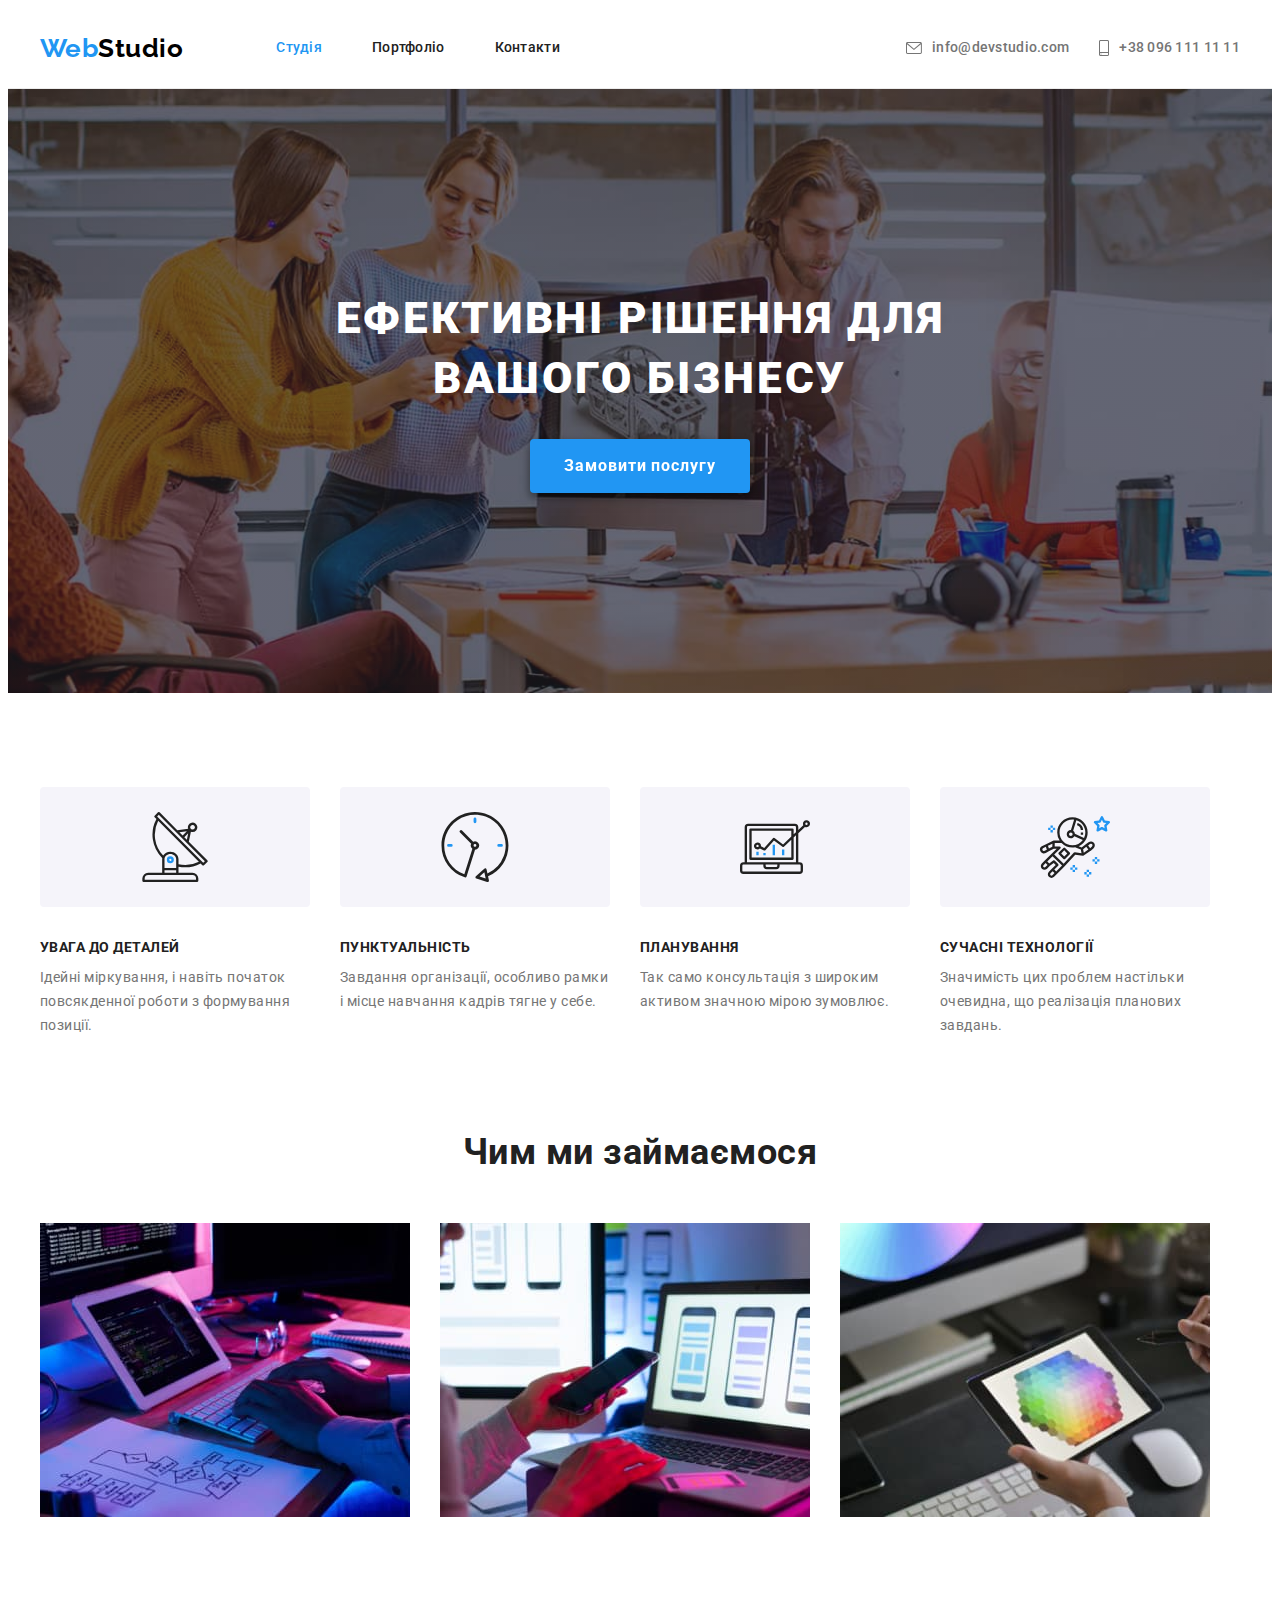
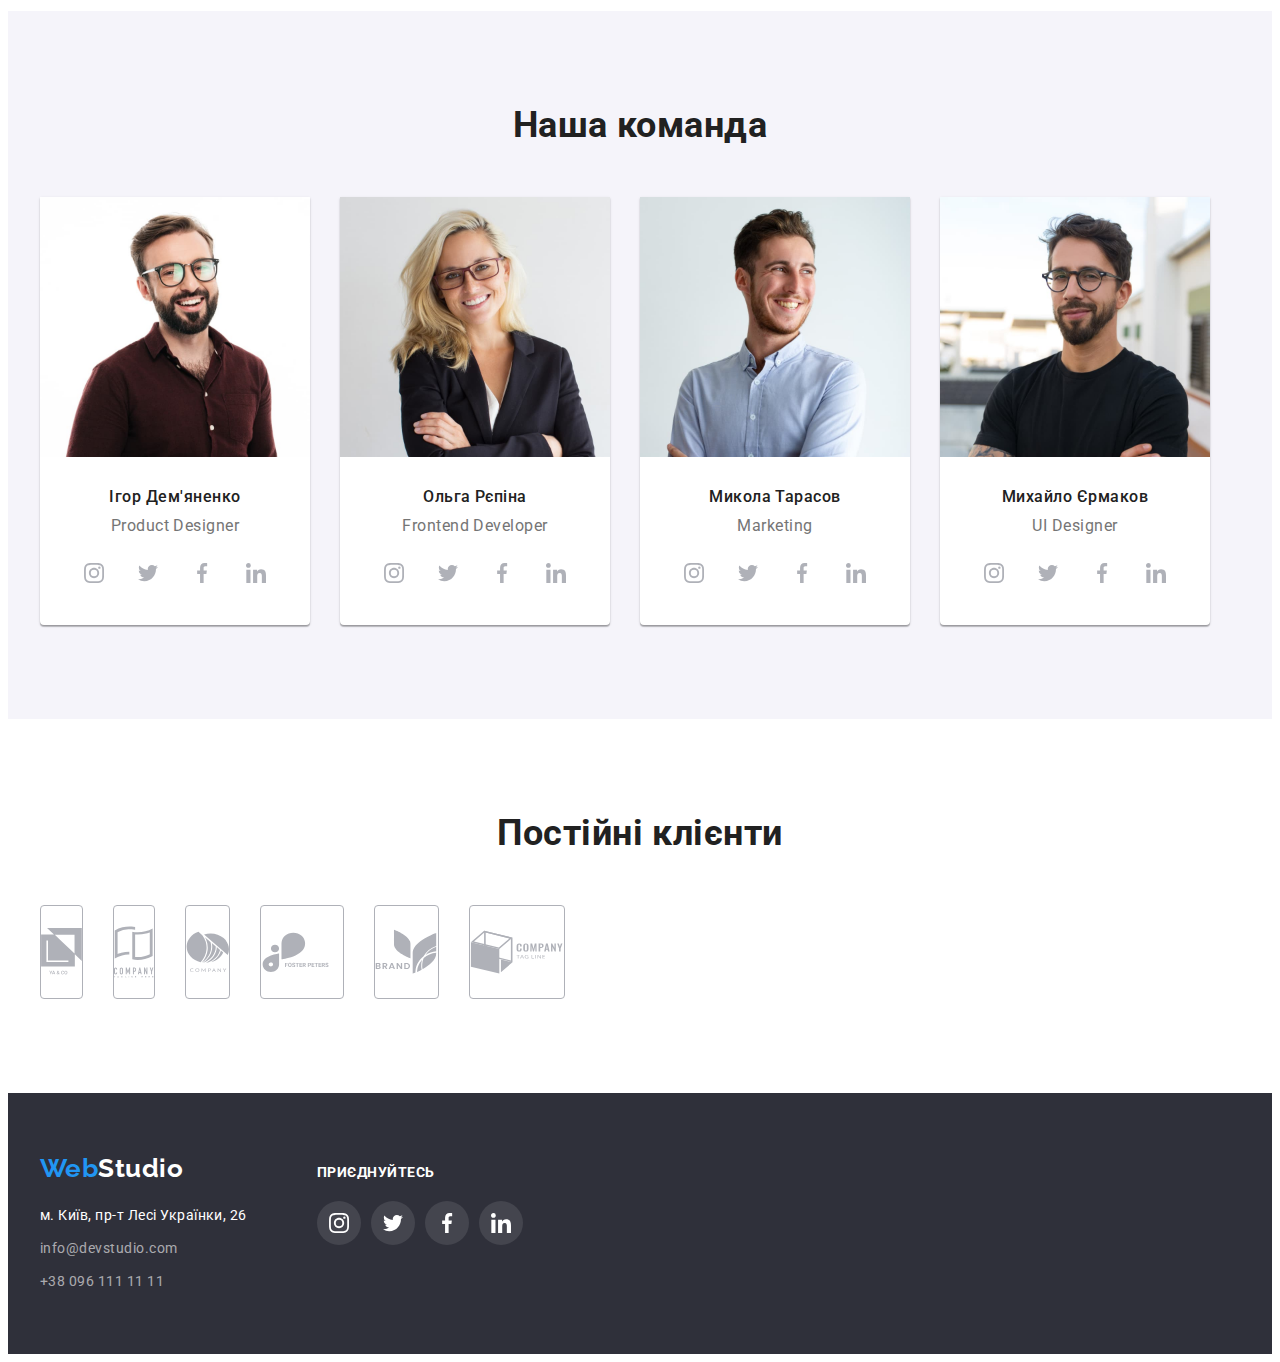
<file: index.html>
<!DOCTYPE html>
<html lang="uk">
  <head>
    <meta charset="UTF-8" />
    <meta http-equiv="X-UA-Compatible" content="IE=edge" />
    <meta name="viewport" content="width=device-width, initial-scale=1.0" />
    <title>WebStudio</title>
    <link
      href="https://fonts.googleapis.com/css2?family=Raleway:wght@700&family=Roboto:wght@400;500;700;900&display=swap"
      rel="stylesheet"
    />
    <link
      rel="stylesheet"
      href="https://cdnjs.cloudflare.com/ajax/libs/modern-normalize/1.1.0/modern-normalize.min.css"
      integrity="sha512-wpPYUAdjBVSE4KJnH1VR1HeZfpl1ub8YT/NKx4PuQ5NmX2tKuGu6U/JRp5y+Y8XG2tV+wKQpNHVUX03MfMFn9Q=="
      crossorigin="anonymous"
      referrerpolicy="no-referrer"
    />
    <link rel="stylesheet" href="./css/styles.css" />
  </head>
  <body>
    <!-- header -->

    <header class="header">
      <div class="container header-container">
        <a href="/" class="logo" lang="en"> <span class="accent">Web</span>Studio</a>
        <nav>
          <ul class="nav-list">
            <li><a href="/" class="nav-link current">Студія</a></li>
            <li><a href="./portfolio.html" class="nav-link">Портфоліо</a></li>
            <li><a href="#" class="nav-link">Контакти</a></li>
          </ul>
        </nav>
        <ul class="contact">
          <li>
            <a href="mailto:info@devstudio.com" class="contact-link">
              <svg class="contact-icon" width="16" height="12">
                <use href="./images/symbol-defs.svg#icon-envelope"></use>
              </svg>
              info@devstudio.com</a
            >
          </li>
          <li>
            <a href="tel:+380961111111" class="contact-link">
              <svg class="contact-icon" width="10" height="16">
                <use href="./images/symbol-defs.svg#icon-smartphone"></use>
              </svg>
              +38 096 111 11 11</a
            >
          </li>
        </ul>
      </div>
    </header>
    <main>
      <!-- hero -->

      <section class="hero">
        <div class="container">
          <h1 class="hero-title">Ефективні рішення для вашого бізнесу</h1>
          <button type="button" class="button">Замовити послугу</button>
        </div>
      </section>

      <!-- feature  -->

      <section class="feature-section">
        <div class="container">
          <h2 class="visually-hidden">Наші відмінності</h2>
          <ul class="feature-list">
            <li class="feature-item">
              <div class="feature-container">
                <svg class="feature-icon" width="65,32" height="70">
                  <use href="./images/symbol-defs.svg#icon-antenna"></use>
                </svg>
              </div>
              <h3 class="feature-title">Увага до деталей</h3>
              <p class="feature-text">
                Ідейні міркування, і навіть початок повсякденної роботи з формування позиції.
              </p>
            </li>
            <li class="feature-item">
              <div class="feature-container">
                <svg class="feature-icon" width="65,32" height="70">
                  <use href="./images/symbol-defs.svg#icon-clock"></use>
                </svg>
              </div>
              <h3 class="feature-title">Пунктуальність</h3>
              <p class="feature-text">
                Завдання організації, особливо рамки і місце навчання кадрів тягне у себе.
              </p>
            </li>
            <li class="feature-item">
              <div class="feature-container">
                <svg class="feature-icon" width="65,32" height="70">
                  <use href="./images/symbol-defs.svg#icon-diagram"></use>
                </svg>
              </div>
              <h3 class="feature-title">Планування</h3>
              <p class="feature-text">
                Так само консультація з широким активом значною мірою зумовлює.
              </p>
            </li>
            <li class="feature-item">
              <div class="feature-container">
                <svg class="feature-icon" width="65,32" height="70">
                  <use href="./images/symbol-defs.svg#icon-astronaut"></use>
                </svg>
              </div>
              <h3 class="feature-title">Сучасні технології</h3>
              <p class="feature-text">
                Значимість цих проблем настільки очевидна, що реалізація планових завдань.
              </p>
            </li>
          </ul>
        </div>
      </section>

      <!-- work -->

      <section class="work-section">
        <div class="container">
          <h2 class="section-title">Чим ми займаємося</h2>
          <ul class="work-list">
            <li class="work-item">
              <img src="./images/img-desktop.jpg" alt="Розробка для десктопів" width="370" />
            </li>
            <li class="work-item">
              <img src="./images/img-smartphone.jpg" alt="Розробка для смартфонів" width="370" />
            </li>
            <li class="work-item">
              <img src="./images/img-tablet.jpg" alt="Розробка для планшетів" width="370" />
            </li>
          </ul>
        </div>
      </section>

      <!-- team -->

      <section class="section team">
        <div class="container">
          <h2 class="section-title">Наша команда</h2>
          <ul class="team-list">
            <li class="team-item">
              <img src="./images/img_demyanenko.jpg" alt="фото" width="270" />
              <div class="item-container">
                <h3 class="team-title">Ігор Дем'яненко</h3>
                <p class="team-text" lang="en">Product Designer</p>

                <ul class="team-wrap">
                  <li>
                    <a href="" class="team-link">
                      <svg class="team-icon" width="20" height="20">
                        <use href="./images/symbol-defs.svg#icon-instagram"></use>
                      </svg>
                    </a>
                  </li>
                  <li>
                    <a href="" class="team-link">
                      <svg class="team-icon" width="20" height="20">
                        <use href="./images/symbol-defs.svg#icon-twitter"></use>
                      </svg>
                    </a>
                  </li>
                  <li>
                    <a href="" class="team-link">
                      <svg class="team-icon" width="20" height="20">
                        <use href="./images/symbol-defs.svg#icon-facebook"></use>
                      </svg>
                    </a>
                  </li>
                  <li>
                    <a href="" class="team-link">
                      <svg class="team-icon" width="20" height="20">
                        <use href="./images/symbol-defs.svg#icon-linkedin"></use>
                      </svg>
                    </a>
                  </li>
                </ul>
              </div>
            </li>
            <li class="team-item">
              <img src="./images/img_repina.jpg" alt="фото" width="270" />
              <div class="item-container">
                <h3 class="team-title">Ольга Рєпіна</h3>
                <p class="team-text" lang="en">Frontend Developer</p>
                <ul class="team-wrap">
                  <li>
                    <a href="" class="team-link">
                      <svg class="team-icon" width="20" height="20">
                        <use href="./images/symbol-defs.svg#icon-instagram"></use>
                      </svg>
                    </a>
                  </li>
                  <li>
                    <a href="" class="team-link">
                      <svg class="team-icon" width="20" height="20">
                        <use href="./images/symbol-defs.svg#icon-twitter"></use>
                      </svg>
                    </a>
                  </li>
                  <li>
                    <a href="" class="team-link">
                      <svg class="team-icon" width="20" height="20">
                        <use href="./images/symbol-defs.svg#icon-facebook"></use>
                      </svg>
                    </a>
                  </li>
                  <li>
                    <a href="" class="team-link">
                      <svg class="team-icon" width="20" height="20">
                        <use href="./images/symbol-defs.svg#icon-linkedin"></use>
                      </svg>
                    </a>
                  </li>
                </ul>
              </div>
            </li>
            <li class="team-item">
              <img src="./images/img_tarasov.jpg" alt="фото" width="270" />
              <div class="item-container">
                <h3 class="team-title">Микола Тарасов</h3>
                <p class="team-text" lang="en">Marketing</p>
                <ul class="team-wrap">
                  <li>
                    <a href="" class="team-link">
                      <svg class="team-icon" width="20" height="20">
                        <use href="./images/symbol-defs.svg#icon-instagram"></use>
                      </svg>
                    </a>
                  </li>
                  <li>
                    <a href="" class="team-link">
                      <svg class="team-icon" width="20" height="20">
                        <use href="./images/symbol-defs.svg#icon-twitter"></use>
                      </svg>
                    </a>
                  </li>
                  <li>
                    <a href="" class="team-link">
                      <svg class="team-icon" width="20" height="20">
                        <use href="./images/symbol-defs.svg#icon-facebook"></use>
                      </svg>
                    </a>
                  </li>
                  <li>
                    <a href="" class="team-link">
                      <svg class="team-icon" width="20" height="20">
                        <use href="./images/symbol-defs.svg#icon-linkedin"></use>
                      </svg>
                    </a>
                  </li>
                </ul>
              </div>
            </li>
            <li class="team-item">
              <img src="./images/img_yermakov.jpg" alt="фото" width="270" />
              <div class="item-container">
                <h3 class="team-title">Михайло Єрмаков</h3>
                <p class="team-text" lang="en">UI Designer</p>
                <ul class="team-wrap">
                  <li>
                    <a href="" class="team-link">
                      <svg class="team-icon" width="20" height="20">
                        <use href="./images/symbol-defs.svg#icon-instagram"></use>
                      </svg>
                    </a>
                  </li>
                  <li>
                    <a href="" class="team-link">
                      <svg class="team-icon" width="20" height="20">
                        <use href="./images/symbol-defs.svg#icon-twitter"></use>
                      </svg>
                    </a>
                  </li>
                  <li>
                    <a href="" class="team-link">
                      <svg class="team-icon" width="20" height="20">
                        <use href="./images/symbol-defs.svg#icon-facebook"></use>
                      </svg>
                    </a>
                  </li>
                  <li>
                    <a href="" class="team-link">
                      <svg class="team-icon" width="20" height="20">
                        <use href="./images/symbol-defs.svg#icon-linkedin"></use>
                      </svg>
                    </a>
                  </li>
                </ul>
              </div>
            </li>
          </ul>
        </div>
      </section>

      <!-- clients -->

      <section class="section">
        <div class="container">
          <h2 class="section-title">Постійні клієнти</h2>
          <ul class="clients-list">
            <li class="clients-item">
              <a href="" class="clients-link">
                <svg class="clients-icon" width="41" height="46.7">
                  <use href="./images/symbol-defs.svg#icon-group1"></use>
                </svg>
              </a>
            </li>

            <li class="clients-item">
              <a href="" class="clients-link">
                <svg class="clients-icon" width="40" height="52">
                  <use href="./images/symbol-defs.svg#icon-group2"></use>
                </svg>
              </a>
            </li>

            <li class="clients-item">
              <a href="" class="clients-link">
                <svg class="clients-icon" width="43.46" height="41.18">
                  <use href="./images/symbol-defs.svg#icon-group3"></use>
                </svg>
              </a>
            </li>

            <li class="clients-item">
              <a href="" class="clients-link">
                <svg class="clients-icon" width="82" height="40.62">
                  <use href="./images/symbol-defs.svg#icon-group4"></use>
                </svg>
              </a>
            </li>

            <li class="clients-item">
              <a href="" class="clients-link">
                <svg class="clients-icon" width="62.54" height="45.43">
                  <use href="./images/symbol-defs.svg#icon-group5"></use>
                </svg>
              </a>
            </li>

            <li class="clients-item">
              <a href="" class="clients-link">
                <svg class="clients-icon" width="93.79" height="43.93">
                  <use href="./images/symbol-defs.svg#icon-group6"></use>
                </svg>
              </a>
            </li>
          </ul>
        </div>
      </section>
    </main>

    <!-- footer -->

    <footer class="footer">
      <div class="container footer-container">
        <div class="footer-nav">
          <a href="/" class="footer-logo" lang="en"> <span class="accent">Web</span>Studio</a>
          <address>
            <ul class="footer-list">
              <li class="footer-item">
                <a
                  href="https://goo.gl/maps/69WywQQbBE9aWxEn9"
                  target="_blank"
                  rel="noreferrer noopener nofollow"
                  class="footer-address"
                >
                  м. Київ, пр-т Лесі Українки, 26
                </a>
              </li>
              <li class="footer-item">
                <a href="mailto:info@devstudio.com" class="footer-link">info@devstudio.com </a>
              </li>
              <li class="footer-item">
                <a href="tel:+380961111111" class="footer-link">+38 096 111 11 11 </a>
              </li>
            </ul>
          </address>
        </div>
        <div class="footer-socials">
          <p class="socials-text">Приєднуйтесь</p>

          <ul class="socials-wrap">
            <li>
              <a href="" class="socials-link">
                <svg class="socials-icon" width="20" height="20">
                  <use href="./images/symbol-defs.svg#icon-instagram"></use>
                </svg>
              </a>
            </li>
            <li>
              <a href="" class="socials-link">
                <svg class="socials-icon" width="20" height="20">
                  <use href="./images/symbol-defs.svg#icon-twitter"></use>
                </svg>
              </a>
            </li>
            <li>
              <a href="" class="socials-link">
                <svg class="socials-icon" width="20" height="20">
                  <use href="./images/symbol-defs.svg#icon-facebook"></use>
                </svg>
              </a>
            </li>
            <li>
              <a href="" class="socials-link">
                <svg class="socials-icon" width="20" height="20">
                  <use href="./images/symbol-defs.svg#icon-linkedin"></use>
                </svg>
              </a>
            </li>
          </ul>
        </div>
      </div>
    </footer>
  </body>
</html>
</file>
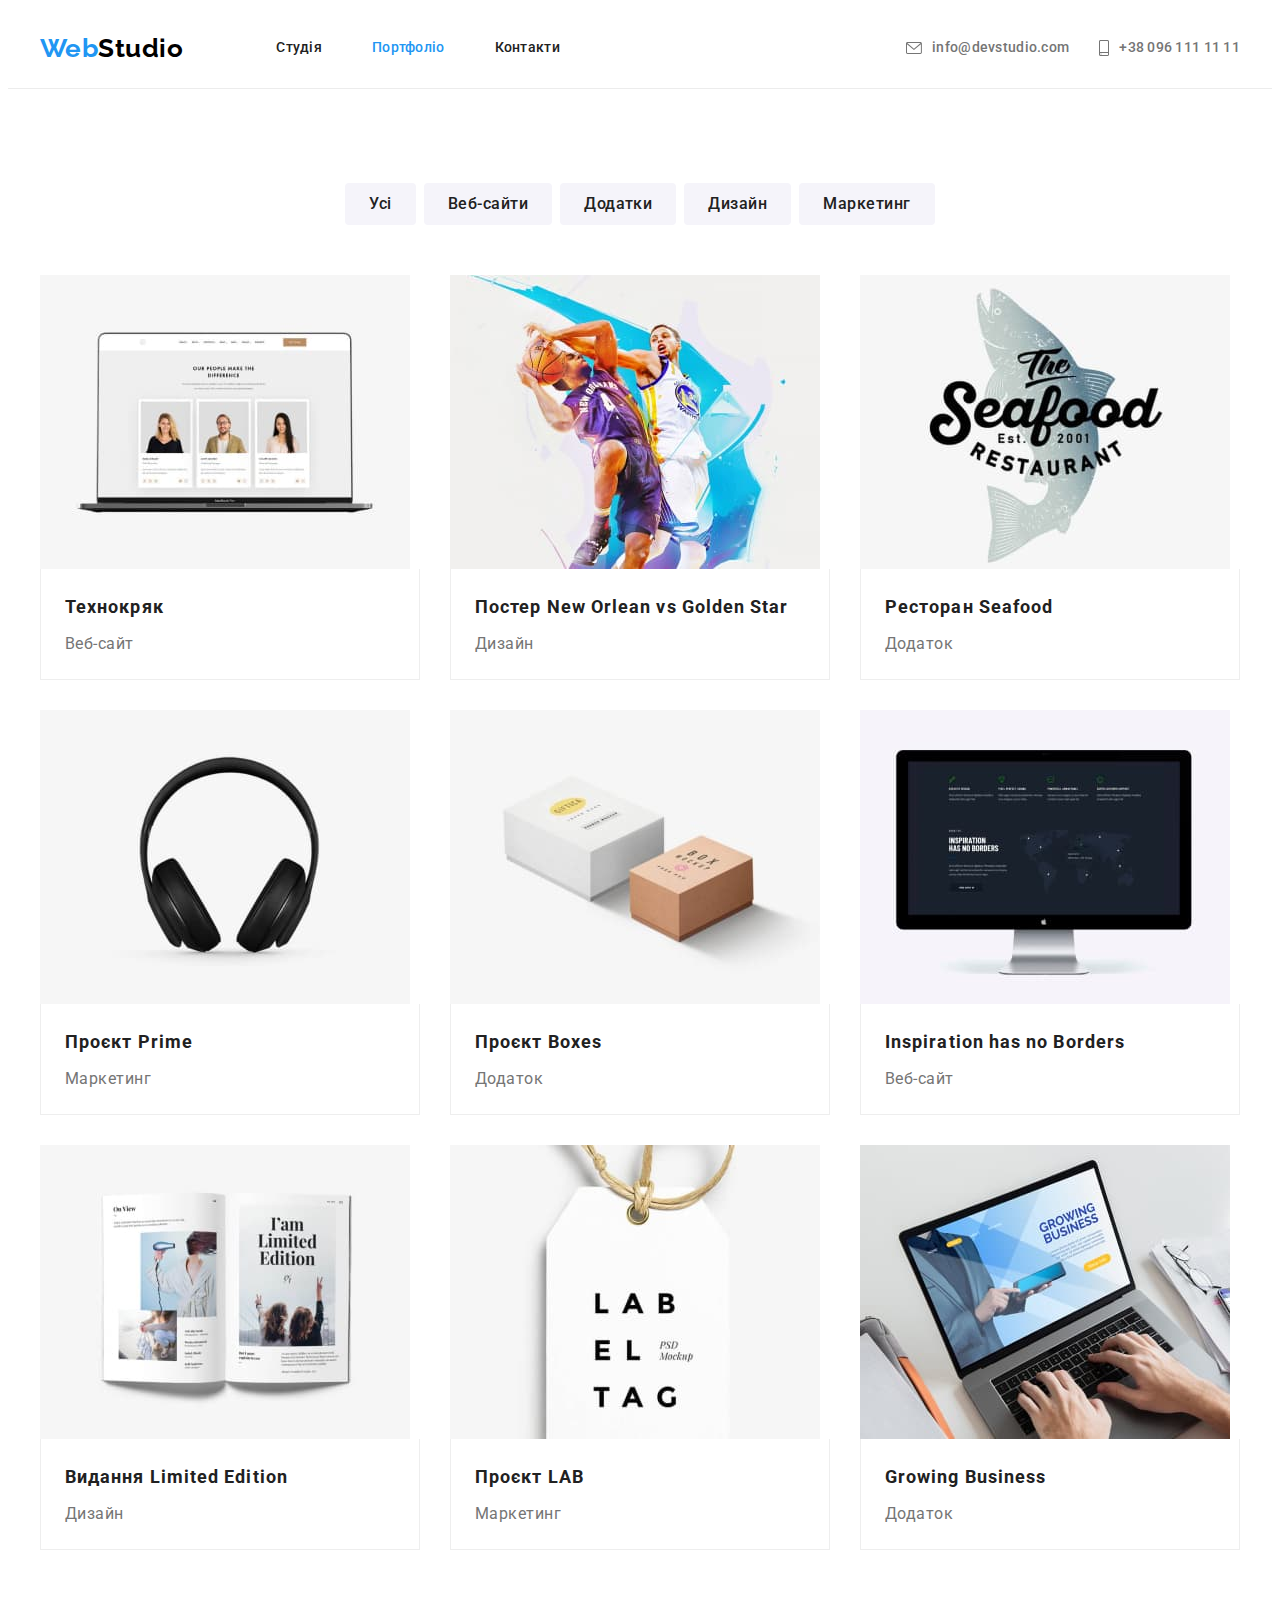
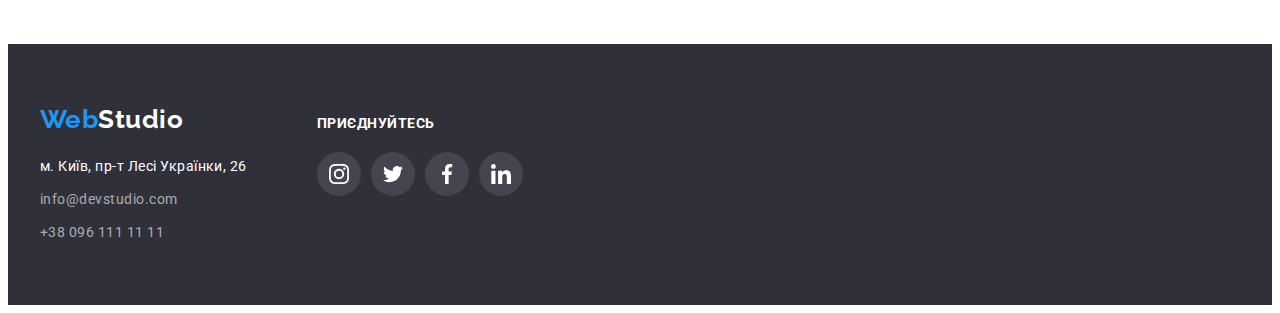
<file: portfolio.html>
<!DOCTYPE html>
<html lang="uk">
  <head>
    <meta charset="UTF-8" />
    <meta http-equiv="X-UA-Compatible" content="IE=edge" />
    <meta name="viewport" content="width=device-width, initial-scale=1.0" />
    <title>WebStudio</title>
    <link
      href="https://fonts.googleapis.com/css2?family=Raleway:wght@700&family=Roboto:wght@400;500;700;900&display=swap"
      rel="stylesheet"
    />
    <link
      rel="stylesheet"
      href="https://cdnjs.cloudflare.com/ajax/libs/modern-normalize/1.1.0/modern-normalize.min.css"
      integrity="sha512-wpPYUAdjBVSE4KJnH1VR1HeZfpl1ub8YT/NKx4PuQ5NmX2tKuGu6U/JRp5y+Y8XG2tV+wKQpNHVUX03MfMFn9Q=="
      crossorigin="anonymous"
      referrerpolicy="no-referrer"
    />
    <link rel="stylesheet" href="./css/styles.css" />
  </head>
  <body>
    <!-- header -->

    <header class="header">
      <div class="container header-container">
        <a href="./index.html" class="logo" lang="en"> <span class="accent">Web</span>Studio</a>
        <nav>
          <ul class="nav-list">
            <li><a href="./index.html" class="nav-link">Студія</a></li>
            <li><a href="/" class="nav-link current">Портфоліо</a></li>
            <li><a href="#" class="nav-link">Контакти</a></li>
          </ul>
        </nav>
        <ul class="contact">
          <li>
            <a href="mailto:info@devstudio.com" class="contact-link">
              <svg class="contact-icon" width="16" height="12">
                <use href="./images/symbol-defs.svg#icon-envelope"></use>
              </svg>
              info@devstudio.com</a
            >
          </li>
          <li>
            <a href="tel:+380961111111" class="contact-link">
              <svg class="contact-icon" width="10" height="16">
                <use href="./images/symbol-defs.svg#icon-smartphone"></use>
              </svg>
              +38 096 111 11 11</a
            >
          </li>
        </ul>
      </div>
    </header>
    <main>
      <!-- portfolio buttons -->

      <section class="section">
        <div class="container">
          <h1 class="visually-hidden">Портфоліо</h1>
          <ul class="portfolio-list">
            <li><button type="button" class="portfolio-button">Усі</button></li>
            <li><button type="button" class="portfolio-button">Веб-сайти</button></li>
            <li><button type="button" class="portfolio-button">Додатки</button></li>
            <li><button type="button" class="portfolio-button">Дизайн</button></li>
            <li><button type="button" class="portfolio-button">Маркетинг</button></li>
          </ul>

          <!-- portfolio project cards -->

          <ul class="project-list">
            <li class="project-item">
              <a href="#" class="project-link">
                <img src="./images/img-tekhnokryak.jpg" alt="ноутбук" width="370" />
                <div class="project-container">
                  <h2 class="project-title">Технокряк</h2>
                  <p class="project-text">Веб-сайт</p>
                </div>
              </a>
            </li>
            <li class="project-item">
              <a href="#" class="project-link">
                <img
                  src="./images/img-new-orlean-vs-golden-star.jpg"
                  alt="баскетболісти"
                  width="370"
                />
                <div class="project-container">
                  <h2 class="project-title">Постер New Orlean vs Golden Star</h2>
                  <p class="project-text">Дизайн</p>
                </div>
              </a>
            </li>
            <li class="project-item">
              <a href="#" class="project-link">
                <img
                  src="./images/img-restaurant-seafood.jpg"
                  alt="логотип ресторану"
                  width="370"
                />
                <div class="project-container">
                  <h2 class="project-title">Ресторан Seafood</h2>
                  <p class="project-text">Додаток</p>
                </div>
              </a>
            </li>
            <li class="project-item">
              <a href="#" class="project-link">
                <img src="./images/img-project-prime.jpg" alt="навушники" width="370" />
                <div class="project-container">
                  <h2 class="project-title">Проєкт Prime</h2>
                  <p class="project-text">Маркетинг</p>
                </div>
              </a>
            </li>
            <li class="project-item">
              <a href="#" class="project-link">
                <img src="./images/img-project-boxes.jpg" alt="дві коробки" width="370" />
                <div class="project-container">
                  <h2 class="project-title">Проєкт Boxes</h2>
                  <p class="project-text">Додаток</p>
                </div>
              </a>
            </li>
            <li class="project-item">
              <a href="#" class="project-link">
                <img src="./images/img-inspiration-has-no-borders.jpg" alt="монітор" width="370" />
                <div class="project-container">
                  <h2 class="project-title">Inspiration has no Borders</h2>
                  <p class="project-text">Веб-сайт</p>
                </div>
              </a>
            </li>
            <li class="project-item">
              <a href="#" class="project-link">
                <img src="./images/img-limited-edition.jpg" alt="розкритий журнал" width="370" />
                <div class="project-container">
                  <h2 class="project-title">Видання Limited Edition</h2>
                  <p class="project-text">Дизайн</p>
                </div>
              </a>
            </li>
            <li class="project-item">
              <a href="#" class="project-link">
                <img src="./images/img-project-lab.jpg" alt="бірка з назвою проєкту" width="370" />
                <div class="project-container">
                  <h2 class="project-title">Проєкт LAB</h2>
                  <p class="project-text">Маркетинг</p>
                </div>
              </a>
            </li>
            <li class="project-item">
              <a href="#" class="project-link">
                <img
                  src="./images/img-growing-business.jpg"
                  alt="руки людини на клавіатурі ноутбуку"
                  width="370"
                />
                <div class="project-container">
                  <h2 class="project-title">Growing Business</h2>
                  <p class="project-text">Додаток</p>
                </div>
              </a>
            </li>
          </ul>
        </div>
      </section>
    </main>

    <!-- footer -->

    <footer class="footer">
      <div class="container footer-container">
        <div class="footer-nav">
          <a href="/" class="footer-logo" lang="en"> <span class="accent">Web</span>Studio</a>
          <address>
            <ul class="footer-list">
              <li class="footer-item">
                <a
                  href="https://goo.gl/maps/69WywQQbBE9aWxEn9"
                  target="_blank"
                  rel="noreferrer noopener nofollow"
                  class="footer-address"
                >
                  м. Київ, пр-т Лесі Українки, 26
                </a>
              </li>
              <li class="footer-item">
                <a href="mailto:info@devstudio.com" class="footer-link">info@devstudio.com </a>
              </li>
              <li class="footer-item">
                <a href="tel:+380961111111" class="footer-link">+38 096 111 11 11 </a>
              </li>
            </ul>
          </address>
        </div>
        <div class="footer-socials">
          <p class="socials-text">Приєднуйтесь</p>

          <ul class="socials-wrap">
            <li>
              <a href="" class="socials-link">
                <svg class="socials-icon" width="20" height="20">
                  <use href="./images/symbol-defs.svg#icon-instagram"></use>
                </svg>
              </a>
            </li>
            <li>
              <a href="" class="socials-link">
                <svg class="socials-icon" width="20" height="20">
                  <use href="./images/symbol-defs.svg#icon-twitter"></use>
                </svg>
              </a>
            </li>
            <li>
              <a href="" class="socials-link">
                <svg class="socials-icon" width="20" height="20">
                  <use href="./images/symbol-defs.svg#icon-facebook"></use>
                </svg>
              </a>
            </li>
            <li>
              <a href="" class="socials-link">
                <svg class="socials-icon" width="20" height="20">
                  <use href="./images/symbol-defs.svg#icon-linkedin"></use>
                </svg>
              </a>
            </li>
          </ul>
        </div>
      </div>
    </footer>
  </body>
</html>
</file>
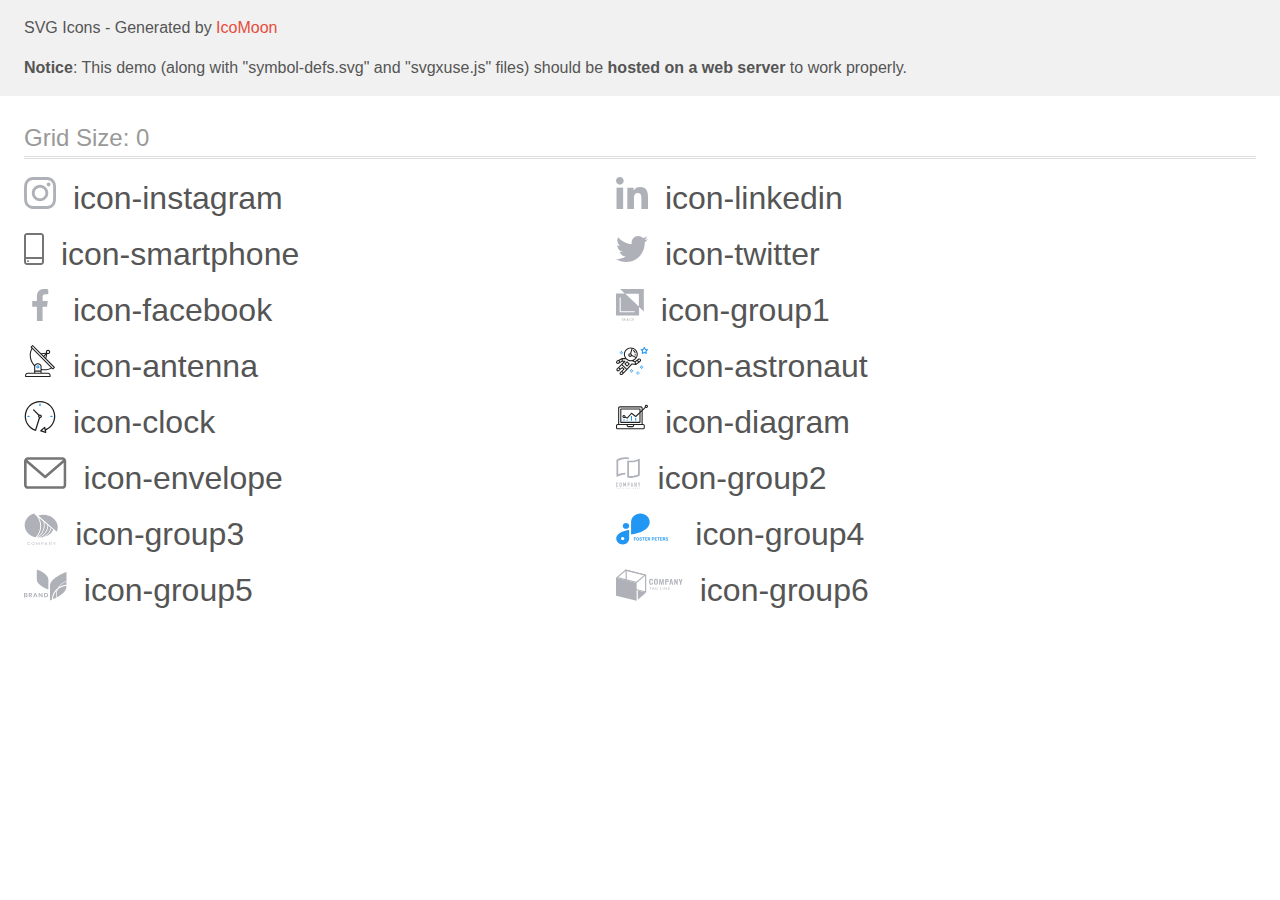
<file: images/svg-defs/demo-external-svg.html>
<!doctype html>
<html>
<head>
    <title>IcoMoon - SVG Icons</title>
    <meta charset="utf-8">
    <meta name="viewport" content="width=device-width, initial-scale=1">
    <link rel="stylesheet" href="demo-files/demo.css">
    <link rel="stylesheet" href="style.css">
</head>
<body>
<header class="bgc1 clearfix">
<div class="mhl">
    <p>SVG Icons - Generated by <a href="https://icomoon.io/app">IcoMoon</a></p><p><strong>Notice</strong>: This demo (along with "symbol-defs.svg" and "svgxuse.js" files) should be <b>hosted on a web server</b> to work properly.</p>
</div>
</header>
    <div class="clearfix mhl ptl">
        <h1 class="mvm mtn fgc1">Grid Size: 0</h1>
        <div class="glyph fs1">
            <div class="clearfix pbs">
                <svg class="icon icon-instagram"><use xlink:href="symbol-defs.svg#icon-instagram"></use></svg><span class="name"> icon-instagram</span>
            </div>
        </div>
        <div class="glyph fs1">
            <div class="clearfix pbs">
                <svg class="icon icon-linkedin"><use xlink:href="symbol-defs.svg#icon-linkedin"></use></svg><span class="name"> icon-linkedin</span>
            </div>
        </div>
        <div class="glyph fs1">
            <div class="clearfix pbs">
                <svg class="icon icon-smartphone"><use xlink:href="symbol-defs.svg#icon-smartphone"></use></svg><span class="name"> icon-smartphone</span>
            </div>
        </div>
        <div class="glyph fs1">
            <div class="clearfix pbs">
                <svg class="icon icon-twitter"><use xlink:href="symbol-defs.svg#icon-twitter"></use></svg><span class="name"> icon-twitter</span>
            </div>
        </div>
        <div class="glyph fs1">
            <div class="clearfix pbs">
                <svg class="icon icon-facebook"><use xlink:href="symbol-defs.svg#icon-facebook"></use></svg><span class="name"> icon-facebook</span>
            </div>
        </div>
        <div class="glyph fs1">
            <div class="clearfix pbs">
                <svg class="icon icon-group1"><use xlink:href="symbol-defs.svg#icon-group1"></use></svg><span class="name"> icon-group1</span>
            </div>
        </div>
        <div class="glyph fs1">
            <div class="clearfix pbs">
                <svg class="icon icon-antenna"><use xlink:href="symbol-defs.svg#icon-antenna"></use></svg><span class="name"> icon-antenna</span>
            </div>
        </div>
        <div class="glyph fs1">
            <div class="clearfix pbs">
                <svg class="icon icon-astronaut"><use xlink:href="symbol-defs.svg#icon-astronaut"></use></svg><span class="name"> icon-astronaut</span>
            </div>
        </div>
        <div class="glyph fs1">
            <div class="clearfix pbs">
                <svg class="icon icon-clock"><use xlink:href="symbol-defs.svg#icon-clock"></use></svg><span class="name"> icon-clock</span>
            </div>
        </div>
        <div class="glyph fs1">
            <div class="clearfix pbs">
                <svg class="icon icon-diagram"><use xlink:href="symbol-defs.svg#icon-diagram"></use></svg><span class="name"> icon-diagram</span>
            </div>
        </div>
        <div class="glyph fs1">
            <div class="clearfix pbs">
                <svg class="icon icon-envelope"><use xlink:href="symbol-defs.svg#icon-envelope"></use></svg><span class="name"> icon-envelope</span>
            </div>
        </div>
        <div class="glyph fs1">
            <div class="clearfix pbs">
                <svg class="icon icon-group2"><use xlink:href="symbol-defs.svg#icon-group2"></use></svg><span class="name"> icon-group2</span>
            </div>
        </div>
        <div class="glyph fs1">
            <div class="clearfix pbs">
                <svg class="icon icon-group3"><use xlink:href="symbol-defs.svg#icon-group3"></use></svg><span class="name"> icon-group3</span>
            </div>
        </div>
        <div class="glyph fs1">
            <div class="clearfix pbs">
                <svg class="icon icon-group4"><use xlink:href="symbol-defs.svg#icon-group4"></use></svg><span class="name"> icon-group4</span>
            </div>
        </div>
        <div class="glyph fs1">
            <div class="clearfix pbs">
                <svg class="icon icon-group5"><use xlink:href="symbol-defs.svg#icon-group5"></use></svg><span class="name"> icon-group5</span>
            </div>
        </div>
        <div class="glyph fs1">
            <div class="clearfix pbs">
                <svg class="icon icon-group6"><use xlink:href="symbol-defs.svg#icon-group6"></use></svg><span class="name"> icon-group6</span>
            </div>
        </div>
  </div>
<script defer src="svgxuse.js"></script>
</body>
</html>
</file>
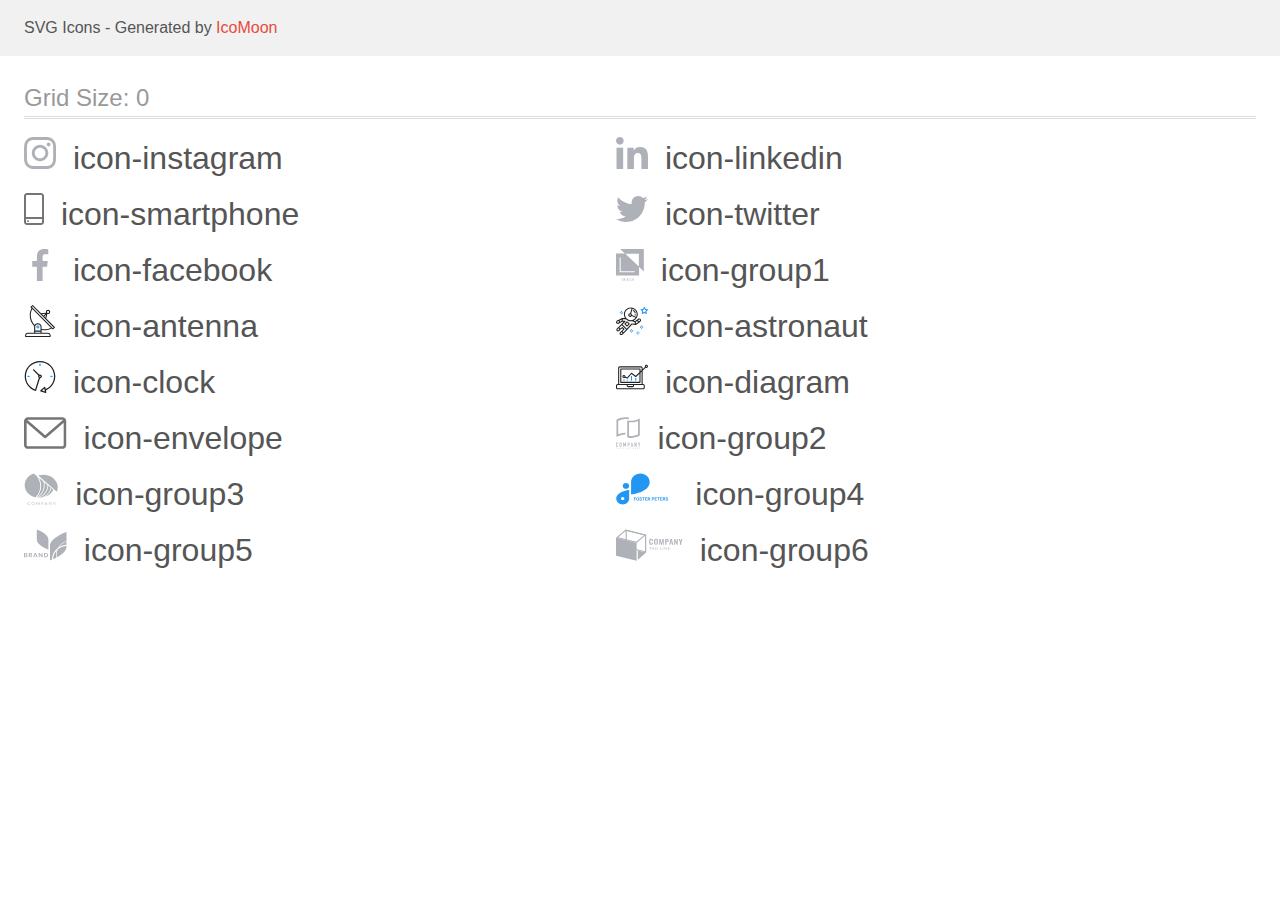
<file: images/svg-defs/demo.html>
<!doctype html>
<html>
<head>
    <title>IcoMoon - SVG Icons</title>
    <meta charset="utf-8">
    <meta name="viewport" content="width=device-width, initial-scale=1">
    <link rel="stylesheet" href="demo-files/demo.css">
    <link rel="stylesheet" href="style.css">
</head>
<body>
<svg aria-hidden="true" style="position: absolute; width: 0; height: 0; overflow: hidden;" version="1.1" xmlns="http://www.w3.org/2000/svg" xmlns:xlink="http://www.w3.org/1999/xlink">
<defs>
<symbol id="icon-instagram" viewBox="0 0 32 32">
<path fill="#afb1b8" style="fill: var(--color1, #afb1b8)" d="M31.969 9.408c-0.075-1.7-0.35-2.869-0.744-3.882-0.406-1.075-1.032-2.038-1.851-2.838-0.8-0.813-1.769-1.444-2.832-1.844-1.019-0.394-2.182-0.669-3.882-0.744-1.713-0.081-2.257-0.1-6.601-0.1s-4.888 0.019-6.595 0.094c-1.7 0.075-2.869 0.35-3.882 0.744-1.075 0.406-2.038 1.031-2.838 1.85-0.813 0.8-1.444 1.769-1.844 2.832-0.394 1.019-0.669 2.182-0.744 3.882-0.081 1.713-0.1 2.257-0.1 6.601s0.019 4.888 0.094 6.595c0.075 1.7 0.35 2.869 0.744 3.882 0.406 1.075 1.038 2.038 1.85 2.838 0.8 0.813 1.769 1.444 2.832 1.844 1.019 0.394 2.182 0.669 3.882 0.744 1.706 0.075 2.25 0.094 6.595 0.094s4.888-0.019 6.595-0.094c1.7-0.075 2.869-0.35 3.882-0.744 2.151-0.832 3.851-2.532 4.682-4.682 0.394-1.019 0.669-2.182 0.744-3.882 0.075-1.707 0.094-2.251 0.094-6.595s-0.006-4.888-0.081-6.595zM29.087 22.473c-0.069 1.563-0.331 2.407-0.55 2.969-0.538 1.394-1.644 2.5-3.038 3.038-0.563 0.219-1.413 0.481-2.969 0.55-1.688 0.075-2.194 0.094-6.464 0.094s-4.782-0.019-6.464-0.094c-1.563-0.069-2.407-0.331-2.969-0.55-0.694-0.256-1.325-0.663-1.838-1.194-0.531-0.519-0.938-1.144-1.194-1.838-0.219-0.563-0.481-1.413-0.55-2.969-0.075-1.688-0.094-2.194-0.094-6.464s0.019-4.782 0.094-6.464c0.069-1.563 0.331-2.407 0.55-2.969 0.256-0.694 0.663-1.325 1.2-1.838 0.519-0.531 1.144-0.938 1.838-1.194 0.563-0.219 1.413-0.481 2.969-0.55 1.688-0.075 2.194-0.094 6.464-0.094 4.276 0 4.782 0.019 6.464 0.094 1.563 0.069 2.407 0.331 2.969 0.55 0.694 0.256 1.325 0.662 1.838 1.194 0.531 0.519 0.938 1.144 1.194 1.838 0.219 0.563 0.481 1.413 0.55 2.969 0.075 1.688 0.094 2.194 0.094 6.464s-0.019 4.77-0.094 6.458z"></path>
<path fill="#afb1b8" style="fill: var(--color1, #afb1b8)" d="M16.059 7.783c-4.538 0-8.22 3.682-8.22 8.22s3.682 8.22 8.22 8.22c4.538 0 8.22-3.682 8.22-8.22s-3.682-8.22-8.22-8.22zM16.059 21.335c-2.944 0-5.332-2.388-5.332-5.332s2.388-5.332 5.332-5.332c2.944 0 5.332 2.388 5.332 5.332s-2.388 5.332-5.332 5.332z"></path>
<path fill="#afb1b8" style="fill: var(--color1, #afb1b8)" d="M26.524 7.458c0 1.060-0.859 1.919-1.919 1.919s-1.919-0.859-1.919-1.919c0-1.060 0.859-1.919 1.919-1.919s1.919 0.859 1.919 1.919z"></path>
</symbol>
<symbol id="icon-linkedin" viewBox="0 0 32 32">
<path fill="#afb1b8" style="fill: var(--color1, #afb1b8)" d="M31.992 32v-0.001h0.008v-11.736c0-5.741-1.236-10.164-7.948-10.164-3.227 0-5.392 1.771-6.276 3.449h-0.093v-2.913h-6.364v21.364h6.627v-10.579c0-2.785 0.528-5.479 3.977-5.479 3.399 0 3.449 3.179 3.449 5.657v10.401h6.62z"></path>
<path fill="#afb1b8" style="fill: var(--color1, #afb1b8)" d="M0.528 10.636h6.635v21.364h-6.635v-21.364z"></path>
<path fill="#afb1b8" style="fill: var(--color1, #afb1b8)" d="M3.843 0c-2.121 0-3.843 1.721-3.843 3.843s1.721 3.879 3.843 3.879c2.121 0 3.843-1.757 3.843-3.879-0.001-2.121-1.723-3.843-3.843-3.843v0z"></path>
</symbol>
<symbol id="icon-smartphone" viewBox="0 0 20 32">
<path fill="#757575" style="fill: var(--color2, #757575)" d="M17 0h-14c-1.654 0-3 1.346-3 3v26c0 1.654 1.346 3 3 3h14c1.654 0 3-1.346 3-3v-26c0-1.654-1.346-3-3-3zM3 2h14c0.552 0 1 0.448 1 1v21h-16v-21c0-0.552 0.448-1 1-1zM17 30h-14c-0.552 0-1-0.448-1-1v-3h16v3c0 0.552-0.448 1-1 1z"></path>
<path fill="#757575" style="fill: var(--color2, #757575)" d="M4.707 27.478c0.391 0.365 0.391 0.956 0 1.321s-1.024 0.365-1.414 0c-0.391-0.365-0.391-0.956 0-1.321s1.024-0.365 1.414 0z"></path>
</symbol>
<symbol id="icon-twitter" viewBox="0 0 32 32">
<path fill="#afb1b8" style="fill: var(--color1, #afb1b8)" d="M32 6.078c-1.19 0.522-2.458 0.868-3.78 1.036 1.36-0.812 2.398-2.088 2.886-3.626-1.268 0.756-2.668 1.29-4.16 1.588-1.204-1.282-2.92-2.076-4.792-2.076-3.632 0-6.556 2.948-6.556 6.562 0 0.52 0.044 1.020 0.152 1.496-5.454-0.266-10.28-2.88-13.522-6.862-0.566 0.982-0.898 2.106-0.898 3.316 0 2.272 1.17 4.286 2.914 5.452-1.054-0.020-2.088-0.326-2.964-0.808 0 0.020 0 0.046 0 0.072 0 3.188 2.274 5.836 5.256 6.446-0.534 0.146-1.116 0.216-1.72 0.216-0.42 0-0.844-0.024-1.242-0.112 0.85 2.598 3.262 4.508 6.13 4.57-2.232 1.746-5.066 2.798-8.134 2.798-0.538 0-1.054-0.024-1.57-0.090 2.906 1.874 6.35 2.944 10.064 2.944 12.072 0 18.672-10 18.672-18.668 0-0.29-0.010-0.57-0.024-0.848 1.302-0.924 2.396-2.078 3.288-3.406z"></path>
</symbol>
<symbol id="icon-facebook" viewBox="0 0 32 32">
<path fill="#afb1b8" style="fill: var(--color1, #afb1b8)" d="M21.329 5.313h2.921v-5.088c-0.504-0.069-2.237-0.225-4.256-0.225-4.212 0-7.097 2.649-7.097 7.519v4.481h-4.648v5.688h4.648v14.312h5.699v-14.311h4.46l0.708-5.688h-5.169v-3.919c0.001-1.644 0.444-2.769 2.735-2.769z"></path>
</symbol>
<symbol id="icon-group1" viewBox="0 0 28 32">
<path fill="#afb1b8" style="fill: var(--color1, #afb1b8)" d="M4.085 0l4.771 4.517-8.856-0.005v21.915h23.149v-8.379l4.766 4.512v-22.559h-23.83zM22.939 17.517l-13.528-12.807h13.528v12.807zM18.739 23.221h-15.076v-14.739h1.066v13.741h14.010v0.998zM7.223 29.344l-0.557 1.147-0.557-1.147h-0.467l0.813 1.529v0.891h0.422v-0.891l0.811-1.529h-0.465zM7.923 31.764l0.196-0.563h0.938l0.198 0.563h0.439l-0.916-2.42h-0.377l-0.914 2.42h0.437zM8.588 29.858l0.351 1.004h-0.701l0.351-1.004zM10.805 30.804c-0.061 0.093-0.091 0.196-0.091 0.307 0 0.204 0.072 0.37 0.214 0.497 0.144 0.126 0.336 0.189 0.575 0.189s0.445-0.065 0.618-0.194l0.136 0.161h0.469l-0.356-0.421c0.14-0.191 0.209-0.435 0.209-0.733h-0.351c0 0.163-0.034 0.311-0.101 0.444l-0.467-0.552 0.165-0.12c0.116-0.084 0.2-0.168 0.251-0.253 0.051-0.085 0.076-0.178 0.076-0.279 0-0.153-0.056-0.281-0.17-0.384-0.112-0.104-0.256-0.156-0.432-0.156-0.195 0-0.35 0.055-0.465 0.166-0.115 0.11-0.173 0.259-0.173 0.449 0 0.078 0.018 0.158 0.055 0.241 0.038 0.083 0.104 0.184 0.198 0.303-0.18 0.129-0.3 0.24-0.361 0.334zM11.897 31.339c-0.119 0.091-0.246 0.136-0.382 0.136-0.121 0-0.217-0.035-0.289-0.105s-0.108-0.161-0.108-0.273c0-0.13 0.067-0.245 0.2-0.346l0.052-0.037 0.529 0.623zM11.463 30.267c-0.114-0.141-0.171-0.258-0.171-0.351 0-0.081 0.023-0.148 0.070-0.201s0.109-0.080 0.188-0.080c0.073 0 0.133 0.023 0.181 0.068 0.048 0.044 0.072 0.098 0.072 0.161 0 0.095-0.034 0.173-0.103 0.234l-0.052 0.042-0.184 0.126zM15.403 31.581c0.166-0.145 0.262-0.347 0.286-0.605h-0.419c-0.022 0.173-0.075 0.296-0.158 0.371s-0.207 0.111-0.372 0.111c-0.181 0-0.318-0.069-0.412-0.206-0.093-0.137-0.14-0.337-0.14-0.598v-0.214c0.002-0.258 0.052-0.454 0.15-0.587 0.099-0.134 0.239-0.201 0.422-0.201 0.157 0 0.277 0.039 0.357 0.116 0.082 0.076 0.133 0.202 0.153 0.376h0.419c-0.027-0.265-0.121-0.47-0.284-0.615s-0.378-0.218-0.645-0.218c-0.198 0-0.373 0.047-0.525 0.141-0.151 0.094-0.267 0.228-0.347 0.402s-0.121 0.375-0.121 0.603v0.226c0.003 0.223 0.045 0.418 0.125 0.587s0.193 0.299 0.339 0.391c0.147 0.091 0.317 0.136 0.51 0.136 0.276 0 0.497-0.072 0.663-0.216zM17.875 31.242c0.082-0.18 0.123-0.388 0.123-0.625v-0.135c-0.001-0.236-0.043-0.443-0.126-0.62-0.083-0.178-0.201-0.315-0.354-0.409-0.152-0.095-0.326-0.143-0.524-0.143s-0.372 0.048-0.525 0.145c-0.152 0.095-0.27 0.233-0.354 0.414-0.083 0.181-0.125 0.389-0.125 0.625v0.136c0.001 0.232 0.043 0.436 0.126 0.613 0.084 0.177 0.203 0.314 0.356 0.411 0.154 0.095 0.329 0.143 0.525 0.143 0.198 0 0.373-0.048 0.525-0.143 0.153-0.096 0.27-0.234 0.352-0.412zM17.424 29.874c0.102 0.143 0.153 0.349 0.153 0.617v0.126c0 0.273-0.050 0.48-0.151 0.622-0.1 0.142-0.243 0.213-0.429 0.213-0.184 0-0.328-0.073-0.432-0.218-0.103-0.145-0.155-0.351-0.155-0.617v-0.14c0.002-0.26 0.054-0.462 0.156-0.603 0.103-0.143 0.245-0.214 0.427-0.214 0.186 0 0.33 0.072 0.43 0.214z"></path>
</symbol>
<symbol id="icon-antenna" viewBox="0 0 32 32">
<path fill="#212121" style="fill: var(--color3, #212121)" d="M30.773 22.098l-8.443-8.505 0.937-4.615c0.242 0.094 0.499 0.144 0.758 0.146h0.006c1.192 0.014 2.17-0.941 2.184-2.133s-0.941-2.17-2.133-2.184c-1.192-0.014-2.17 0.941-2.184 2.133-0.003 0.255 0.039 0.509 0.125 0.749l-4.96 0.605-8.091-8.133c-0.099-0.101-0.235-0.159-0.377-0.16-0.14 0.001-0.274 0.056-0.373 0.155l-1.513 1.504c-0.208 0.208-0.208 0.546 0 0.754l0.814 0.826c-3.153 5.798-2.129 12.978 2.519 17.663 0.043 0.041 0.092 0.074 0.146 0.098-0.034 0.18-0.051 0.364-0.052 0.547v6.187h-6.4c-1.472 0.002-2.665 1.195-2.667 2.667v1.067c0 0.295 0.239 0.533 0.533 0.533h24.533c0.295 0 0.533-0.239 0.533-0.533v-1.067c-0.002-1.472-1.195-2.665-2.667-2.667h-6.4v-2.742c1.003 0.21 2.024 0.317 3.049 0.32 2.458-0.003 4.877-0.615 7.040-1.783l0.818 0.823c0.099 0.101 0.235 0.159 0.377 0.16 0.14-0.001 0.274-0.056 0.373-0.155l1.513-1.504c0.208-0.208 0.208-0.546 0-0.754zM23.28 6.233c0.418-0.415 1.093-0.414 1.508 0.004s0.414 1.093-0.004 1.508c-0.2 0.199-0.47 0.31-0.752 0.31h-0.003c-0.589-0.003-1.064-0.483-1.061-1.072 0.002-0.282 0.115-0.552 0.314-0.751h-0.002zM22.024 9.738l-0.598 2.946-1.175-1.182 1.774-1.763zM21.419 8.836l-1.92 1.909-1.485-1.493 3.405-0.415zM24.004 28.8c0.884 0 1.6 0.716 1.6 1.6v0.533h-23.467v-0.533c0-0.884 0.716-1.6 1.6-1.6h20.267zM16.537 26.667v1.067h-5.333v-1.067h5.333zM11.204 25.6v-4.053c0-1.294 1.196-2.347 2.667-2.347s2.667 1.053 2.667 2.347v4.053h-5.333zM17.604 23.904v-2.357c0-1.882-1.675-3.413-3.733-3.413-1.331-0.020-2.576 0.657-3.281 1.786-4.058-4.274-4.971-10.645-2.279-15.887l18.602 18.708c-2.872 1.461-6.165 1.873-9.309 1.163zM28.893 23.22l-21.057-21.181 0.755-0.752 7.935 7.98c0.004 0 0.006 0.007 0.010 0.010l13.115 13.191-0.757 0.752z"></path>
<path fill="#2196f3" style="fill: var(--color4, #2196f3)" d="M13.876 20.267h-0.005c-0.884-0.001-1.601 0.714-1.602 1.598s0.714 1.601 1.598 1.602h0.005c0.884 0.001 1.601-0.714 1.602-1.598s-0.714-1.601-1.598-1.602zM14.249 22.245c-0.1 0.1-0.236 0.156-0.378 0.155-0.295-0.002-0.532-0.242-0.531-0.536 0.001-0.141 0.057-0.276 0.157-0.375s0.233-0.154 0.373-0.155c0.295 0.002 0.532 0.241 0.53 0.536-0.001 0.141-0.057 0.276-0.157 0.375h0.005z"></path>
</symbol>
<symbol id="icon-astronaut" viewBox="0 0 32 32">
<path fill="#2196f3" style="fill: var(--color4, #2196f3)" d="M31.974 4.524c-0.063-0.193-0.229-0.333-0.43-0.363l-1.91-0.278-0.855-1.731c-0.179-0.365-0.777-0.365-0.956 0l-0.855 1.731-1.91 0.278c-0.201 0.029-0.367 0.17-0.431 0.363-0.062 0.193-0.011 0.405 0.135 0.547l1.383 1.348-0.326 1.903c-0.034 0.2 0.048 0.402 0.212 0.522 0.166 0.121 0.382 0.135 0.562 0.040l1.709-0.899 1.709 0.899c0.078 0.041 0.164 0.061 0.249 0.061 0.11 0 0.221-0.034 0.314-0.102 0.164-0.119 0.246-0.322 0.212-0.522l-0.326-1.903 1.383-1.348c0.145-0.142 0.197-0.354 0.135-0.547zM29.511 5.851c-0.125 0.122-0.183 0.299-0.153 0.472l0.191 1.114-1-0.526c-0.078-0.041-0.163-0.061-0.249-0.061s-0.17 0.020-0.249 0.061l-1.001 0.526 0.191-1.114c0.030-0.173-0.028-0.349-0.153-0.472l-0.81-0.789 1.119-0.163c0.174-0.025 0.324-0.134 0.402-0.292l0.5-1.013 0.5 1.013c0.078 0.157 0.228 0.267 0.402 0.292l1.119 0.163-0.809 0.789z"></path>
<path fill="#2196f3" style="fill: var(--color4, #2196f3)" d="M26.134 20.522h-1.067v1.067h1.067v-1.067z"></path>
<path fill="#2196f3" style="fill: var(--color4, #2196f3)" d="M26.134 22.656h-1.067v1.067h1.067v-1.067z"></path>
<path fill="#2196f3" style="fill: var(--color4, #2196f3)" d="M27.2 21.589h-1.067v1.067h1.067v-1.067z"></path>
<path fill="#2196f3" style="fill: var(--color4, #2196f3)" d="M25.067 21.589h-1.067v1.067h1.067v-1.067z"></path>
<path fill="#2196f3" style="fill: var(--color4, #2196f3)" d="M22.4 26.389h-1.067v1.067h1.067v-1.067z"></path>
<path fill="#2196f3" style="fill: var(--color4, #2196f3)" d="M22.4 28.522h-1.067v1.067h1.067v-1.067z"></path>
<path fill="#2196f3" style="fill: var(--color4, #2196f3)" d="M23.467 27.456h-1.067v1.067h1.067v-1.067z"></path>
<path fill="#2196f3" style="fill: var(--color4, #2196f3)" d="M21.333 27.456h-1.067v1.067h1.067v-1.067z"></path>
<path fill="#2196f3" style="fill: var(--color4, #2196f3)" d="M16 24.256h-1.067v1.067h1.067v-1.067z"></path>
<path fill="#2196f3" style="fill: var(--color4, #2196f3)" d="M16 26.389h-1.067v1.067h1.067v-1.067z"></path>
<path fill="#2196f3" style="fill: var(--color4, #2196f3)" d="M17.067 25.322h-1.067v1.067h1.067v-1.067z"></path>
<path fill="#2196f3" style="fill: var(--color4, #2196f3)" d="M14.933 25.322h-1.067v1.067h1.067v-1.067z"></path>
<path fill="#2196f3" style="fill: var(--color4, #2196f3)" d="M5.867 6.122h-1.067v1.067h1.067v-1.067z"></path>
<path fill="#2196f3" style="fill: var(--color4, #2196f3)" d="M5.867 8.255h-1.067v1.067h1.067v-1.067z"></path>
<path fill="#2196f3" style="fill: var(--color4, #2196f3)" d="M6.933 7.189h-1.067v1.067h1.067v-1.067z"></path>
<path fill="#2196f3" style="fill: var(--color4, #2196f3)" d="M4.8 7.189h-1.067v1.067h1.067v-1.067z"></path>
<path fill="#212121" style="fill: var(--color3, #212121)" d="M24.715 14.159c-0.287-0.388-0.709-0.637-1.188-0.705-0.481-0.068-0.956 0.058-1.34 0.352l-1.252 0.96-1.898 1.417-1.358-0.541c2.421-1.086 4.114-3.508 4.114-6.32 0-3.823-3.123-6.933-6.961-6.933s-6.961 3.11-6.961 6.933c0 1.386 0.414 2.674 1.12 3.758l-2.764-0.024c-0.002 0-0.003 0-0.005 0-0.009 0-0.015 0.004-0.023 0.005-0.053 0.002-0.105 0.013-0.155 0.031-0.013 0.005-0.026 0.008-0.038 0.013-0.006 0.003-0.013 0.003-0.019 0.006l-3.233 1.596c-0.001 0-0.001 0-0.001 0.001l-1.893 0.911c-0.021 0.009-0.042 0.021-0.063 0.035-0.755 0.502-1.012 1.489-0.598 2.295 0.22 0.429 0.595 0.745 1.056 0.889 0.178 0.055 0.359 0.083 0.539 0.083 0.29 0 0.577-0.071 0.839-0.211l1.388-0.738 2.264-1.169 1.357-0.008-5.442 5.416c-0.001 0.001-0.001 0.001-0.002 0.001l-1.339 1.333c-0.316 0.315-0.49 0.732-0.49 1.178s0.174 0.863 0.49 1.179c0.325 0.323 0.752 0.485 1.179 0.485s0.854-0.162 1.18-0.485l1.314-1.309 1.741-1.3 0.901 0.897-1.762 1.754c-0 0.001-0.001 0.001-0.002 0.001l-1.339 1.333c-0.316 0.315-0.49 0.732-0.49 1.178s0.174 0.863 0.49 1.179c0.325 0.323 0.753 0.485 1.18 0.485s0.855-0.162 1.18-0.485l3.482-3.467c0.001-0.001 0.001-0.001 0.001-0.002l1.010-1-0.004-0.004c0.006-0.006 0.015-0.009 0.022-0.015l5.166-5.658 3.471 0.494c0.025 0.004 0.050 0.005 0.075 0.005 0.065 0 0.127-0.015 0.187-0.038 0.018-0.006 0.033-0.015 0.050-0.023 0.019-0.010 0.039-0.015 0.058-0.027l3.213-2.133c0.012-0.008 0.018-0.021 0.029-0.029 0.013-0.010 0.029-0.014 0.041-0.026l1.271-1.191c0.662-0.62 0.753-1.635 0.212-2.362zM2.13 17.77c-0.173 0.093-0.37 0.111-0.558 0.052-0.187-0.058-0.338-0.186-0.427-0.358-0.161-0.314-0.068-0.695 0.214-0.902l1.314-0.632 0.449 1.312-0.992 0.528zM5.628 15.942l-1.548 0.8-0.439-1.283 2.027-1.001-0.040 1.484zM20.727 9.322c0 0.918-0.219 1.785-0.599 2.559l-4.181-1.899c-0.044-0.573-0.341-1.075-0.788-1.388l1.464-4.86c2.378 0.756 4.105 2.974 4.105 5.588zM8.938 9.322c0-3.235 2.644-5.867 5.894-5.867 0.253 0 0.5 0.021 0.745 0.052l-1.432 4.754c-0.019-0.001-0.037-0.006-0.057-0.006-1.033 0-1.873 0.837-1.873 1.867s0.84 1.867 1.873 1.867c0.694 0 1.294-0.383 1.618-0.945l3.862 1.755c-1.075 1.446-2.795 2.39-4.737 2.39-3.25 0-5.894-2.632-5.894-5.867zM14.894 10.122c0 0.441-0.362 0.8-0.806 0.8s-0.806-0.359-0.806-0.8c0-0.441 0.362-0.8 0.806-0.8s0.806 0.359 0.806 0.8zM2.465 25.146c-0.236 0.234-0.619 0.234-0.854 0.001-0.114-0.114-0.176-0.263-0.176-0.423s0.062-0.309 0.176-0.421l0.962-0.958 0.851 0.848-0.959 0.955zM5.679 28.88c-0.236 0.234-0.619 0.235-0.855 0.001-0.114-0.114-0.176-0.263-0.176-0.423s0.062-0.309 0.176-0.421l0.963-0.959 0.852 0.848-0.96 0.955zM9.16 25.411c-0.001 0-0.001 0-0.002 0.001l-1.765 1.76-0.852-0.848 1.763-1.755c0 0 0 0 0-0s0.001-0.001 0.002-0.001c0.040-0.040 0.065-0.088 0.090-0.135 0.007-0.014 0.020-0.026 0.026-0.040 0.017-0.041 0.019-0.085 0.026-0.129 0.003-0.025 0.014-0.047 0.014-0.073 0-0.036-0.013-0.070-0.020-0.106-0.006-0.032-0.006-0.065-0.019-0.095-0.020-0.050-0.055-0.094-0.091-0.138-0.010-0.012-0.014-0.027-0.025-0.038 0 0 0 0-0.001 0s-0.001-0.002-0.001-0.002l-1.607-1.6c-0.017-0.017-0.039-0.024-0.058-0.038-0.028-0.022-0.055-0.042-0.087-0.058-0.030-0.015-0.061-0.024-0.093-0.033-0.034-0.010-0.067-0.017-0.103-0.020-0.033-0.002-0.063 0.001-0.095 0.005-0.036 0.004-0.069 0.009-0.104 0.020-0.034 0.011-0.063 0.027-0.094 0.045-0.020 0.011-0.042 0.015-0.061 0.029l-1.773 1.324-0.901-0.897 2.399-2.386 4.361 4.289-0.928 0.919zM15.979 18.394c-0.015-0.002-0.030 0.004-0.045 0.003-0.039-0.002-0.076 0.001-0.115 0.007-0.030 0.005-0.059 0.011-0.088 0.021-0.034 0.012-0.065 0.028-0.097 0.047-0.030 0.018-0.057 0.037-0.083 0.061-0.013 0.011-0.028 0.017-0.040 0.029l-4.698 5.146-4.328-4.257 2.833-2.818c0.209-0.208 0.21-0.546 0.002-0.755-0.105-0.105-0.243-0.157-0.381-0.156v-0.001l-2.219 0.013 0.028-1.607 3.104 0.027c1.265 1.294 3.029 2.101 4.981 2.101 0.437 0 0.864-0.045 1.279-0.123 0.040 0.032 0.079 0.065 0.13 0.085l2.41 0.96 0.331 1.644-3.003-0.427zM20.020 18.572l-0.313-1.558 1.446-1.080 0.947 1.257-2.080 1.381zM23.774 15.741l-0.838 0.785-0.931-1.236 0.831-0.637c0.155-0.119 0.351-0.168 0.543-0.143 0.193 0.027 0.364 0.128 0.48 0.284 0.217 0.292 0.18 0.699-0.085 0.947z"></path>
<path fill="#212121" style="fill: var(--color3, #212121)" d="M13.602 18.544l-2.143-2.133c-0.207-0.207-0.545-0.207-0.753 0l-2.142 2.133c-0.1 0.101-0.157 0.236-0.157 0.378s0.056 0.278 0.157 0.378l2.142 2.133c0.104 0.103 0.241 0.155 0.377 0.155s0.273-0.052 0.376-0.155l2.143-2.133c0.1-0.1 0.157-0.236 0.157-0.378s-0.057-0.278-0.157-0.378zM11.083 20.303l-1.387-1.381 1.387-1.381 1.387 1.381-1.387 1.381z"></path>
<path fill="#212121" style="fill: var(--color3, #212121)" d="M17.164 5.071l-0.258 1.036c0.071 0.018 1.738 0.452 1.738 2.149h1.067c-0-2.017-1.666-2.965-2.547-3.185z"></path>
<path fill="#212121" style="fill: var(--color3, #212121)" d="M19.711 9.322h-1.067v1.067h1.067v-1.067z"></path>
</symbol>
<symbol id="icon-clock" viewBox="0 0 32 32">
<path fill="#212121" style="fill: var(--color3, #212121)" d="M31.297 15.301c-0.002-8.452-6.855-15.303-15.308-15.301s-15.303 6.855-15.301 15.308c0.001 6.658 4.307 12.551 10.649 14.576 0.061 0.019 0.124 0.029 0.187 0.029 0.121-0 0.239-0.032 0.342-0.094 0.135-0.080 0.236-0.207 0.283-0.356l3.865-12.25c1.057-0.005 1.909-0.866 1.903-1.923s-0.866-1.909-1.923-1.903c-0.284 0.001-0.565 0.067-0.82 0.191l-5.106-5.107c-0.253-0.245-0.657-0.238-0.902 0.016-0.239 0.247-0.239 0.639 0 0.886l5.103 5.109c-0.392 0.799-0.168 1.764 0.536 2.309l-3.683 11.673c-7.278-2.681-11.004-10.754-8.323-18.032s10.754-11.004 18.032-8.323 11.004 10.754 8.323 18.032c-1.31 3.556-4.001 6.431-7.462 7.973l-0.398-1.874c-0.073-0.344-0.411-0.565-0.756-0.492-0.109 0.023-0.209 0.074-0.292 0.148l-3.837 3.426c-0.263 0.234-0.287 0.637-0.052 0.9 0.076 0.085 0.174 0.149 0.283 0.184l4.899 1.563c0.335 0.108 0.694-0.077 0.802-0.412 0.034-0.106 0.040-0.219 0.017-0.328l-0.391-1.839c5.664-2.388 9.342-7.942 9.329-14.089zM15.992 14.664c0.352 0 0.638 0.286 0.638 0.638s-0.286 0.638-0.638 0.638c-0.352 0-0.638-0.285-0.638-0.638s0.285-0.638 0.638-0.638zM18.093 29.528l2.184-1.948 0.603 2.84-2.787-0.892z"></path>
<path fill="#2196f3" style="fill: var(--color4, #2196f3)" d="M15.354 3.185v1.275c0 0.352 0.285 0.638 0.638 0.638s0.638-0.285 0.638-0.638v-1.275c0-0.352-0.286-0.638-0.638-0.638s-0.638 0.286-0.638 0.638z"></path>
<path fill="#2196f3" style="fill: var(--color4, #2196f3)" d="M3.876 14.664c-0.352 0-0.638 0.286-0.638 0.638s0.285 0.638 0.638 0.638h1.275c0.352 0 0.638-0.285 0.638-0.638s-0.285-0.638-0.638-0.638h-1.275z"></path>
<path fill="#2196f3" style="fill: var(--color4, #2196f3)" d="M28.108 15.939c0.352 0 0.638-0.285 0.638-0.638s-0.285-0.638-0.638-0.638h-1.275c-0.352 0-0.638 0.286-0.638 0.638s0.286 0.638 0.638 0.638h1.275z"></path>
</symbol>
<symbol id="icon-diagram" viewBox="0 0 32 32">
<path fill="#2196f3" style="fill: var(--color4, #2196f3)" d="M14.926 14.965h1.066v4.798h-1.066v-4.797z"></path>
<path fill="#2196f3" style="fill: var(--color4, #2196f3)" d="M19.19 17.097h1.066v2.665h-1.066v-2.665z"></path>
<path fill="#2196f3" style="fill: var(--color4, #2196f3)" d="M10.661 18.696h1.066v1.066h-1.066v-1.066z"></path>
<path fill="#2196f3" style="fill: var(--color4, #2196f3)" d="M7.463 18.163h1.066v1.599h-1.066v-1.599z"></path>
<path fill="#212121" style="fill: var(--color3, #212121)" d="M1.599 28.291h25.587c0.883 0 1.599-0.716 1.599-1.599v-2.132c0-0.883-0.716-1.599-1.599-1.599h-0.533v-13.293l3.028-2.868c0.703 0.346 1.553 0.136 2.013-0.499s0.396-1.508-0.152-2.068-1.42-0.644-2.065-0.198c-0.644 0.446-0.873 1.292-0.542 2.002l-2.281 2.163v-1.23c0-0.883-0.716-1.599-1.599-1.599h-21.322c-0.883 0-1.599 0.716-1.599 1.599v15.992h-0.533c-0.883 0-1.599 0.716-1.599 1.599v2.132c0 0.883 0.716 1.599 1.599 1.599zM30.384 4.837c0.294 0 0.533 0.239 0.533 0.533s-0.239 0.533-0.533 0.533c-0.294 0-0.533-0.239-0.533-0.533s0.239-0.533 0.533-0.533zM3.198 6.969c0-0.294 0.239-0.533 0.533-0.533h21.322c0.294 0 0.533 0.239 0.533 0.533v2.239l-1.066 1.013v-2.186c0-0.294-0.239-0.533-0.533-0.533h-19.19c-0.294 0-0.533 0.239-0.533 0.533v13.326c0 0.294 0.239 0.533 0.533 0.533h19.19c0.294 0 0.533-0.239 0.533-0.533v-9.674l1.066-1.010v12.284h-22.388v-15.992zM7.996 13.899c-0.721-0.002-1.354 0.478-1.546 1.174s0.105 1.433 0.725 1.801c0.62 0.368 1.41 0.276 1.928-0.226l1.853 0.93c0.215 0.108 0.476 0.057 0.636-0.123l3.939-4.431 3.872 2.901c0.208 0.156 0.498 0.139 0.686-0.039l3.365-3.188v8.131h-18.124v-12.26h18.124v2.66l-3.771 3.572-3.904-2.927c-0.222-0.166-0.534-0.135-0.718 0.072l-3.993 4.493-1.493-0.746c0.011-0.064 0.018-0.129 0.020-0.193 0-0.883-0.716-1.599-1.599-1.599zM8.529 15.498c0 0.294-0.239 0.533-0.533 0.533s-0.533-0.239-0.533-0.533c0-0.294 0.239-0.533 0.533-0.533s0.533 0.239 0.533 0.533zM11.727 24.027h5.331v0.533c0 0.294-0.239 0.533-0.533 0.533h-4.264c-0.294 0-0.533-0.239-0.533-0.533v-0.533zM1.066 24.56c0-0.294 0.239-0.533 0.533-0.533h9.062v0.533c0 0.883 0.716 1.599 1.599 1.599h4.264c0.883 0 1.599-0.716 1.599-1.599v-0.533h9.062c0.294 0 0.533 0.239 0.533 0.533v2.132c0 0.294-0.239 0.533-0.533 0.533h-25.587c-0.294 0-0.533-0.239-0.533-0.533v-2.132z"></path>
</symbol>
<symbol id="icon-envelope" viewBox="0 0 43 32">
<path fill="#757575" style="fill: var(--color2, #757575)" d="M38.667 0h-34.667c-2.206 0-4 1.794-4 4v24c0 2.206 1.794 4 4 4h34.667c2.206 0 4-1.794 4-4v-24c0-2.206-1.794-4-4-4zM38.667 2.667c0.181 0 0.353 0.038 0.511 0.103l-17.844 15.466-17.844-15.466c0.158-0.066 0.33-0.103 0.511-0.103h34.667zM38.667 29.333h-34.667c-0.736 0-1.333-0.598-1.333-1.333v-22.413l17.793 15.421c0.251 0.217 0.563 0.326 0.874 0.326s0.622-0.108 0.874-0.326l17.793-15.421v22.413c0 0.736-0.598 1.333-1.333 1.333z"></path>
</symbol>
<symbol id="icon-group2" viewBox="0 0 25 32">
<path fill="#afb1b8" style="fill: var(--color1, #afb1b8)" d="M10.531 1.806h-0.084c-0.129-0.008-0.258-0.011-0.388-0.014v0h-0.28c-0.244 0-0.494 0.006-0.741 0.019-0.019-0.001-0.037-0.001-0.056 0-2.243 0.127-4.44 0.688-6.471 1.651l-0.266 0.128v13.625l0.623-0.211c0.546-0.188 1.129-0.357 1.731-0.513 1.629-0.418 3.301-0.64 4.982-0.662v1.79c-0.223 0.002-0.439 0.008-0.655 0.019h-0.051c-1.294 0.071-2.577 0.268-3.833 0.588-1.59 0.398-3.124 0.996-4.566 1.779v-17.475c1.497-0.873 3.11-1.529 4.79-1.948 1.475-0.381 2.992-0.576 4.515-0.582h0.263c0.314 0.008 0.621 0.022 0.909 0.044 0.759 0.053 1.511 0.173 2.249 0.358v1.762c-0.717-0.167-1.445-0.277-2.179-0.329-0.015-0.001-0.030-0.003-0.045-0.004-0.152-0.013-0.304-0.026-0.446-0.026zM13.633 3.607c0.391 0.030 0.796 0.044 1.205 0.044 1.601-0.006 3.195-0.21 4.747-0.609 1.589-0.4 3.123-0.998 4.564-1.781v17.163c-1.498 0.873-3.111 1.529-4.792 1.948-1.475 0.379-2.992 0.574-4.515 0.581-1.154 0.009-2.304-0.126-3.425-0.404v-17.275c0.265 0.061 0.537 0.117 0.814 0.164 0.455 0.077 0.934 0.133 1.401 0.167zM22.367 3.74l-0.623 0.21c-0.573 0.192-1.15 0.365-1.731 0.518-1.691 0.434-3.428 0.657-5.173 0.663-0.406 0-0.78-0.011-1.141-0.034l-0.497-0.033v14.017l0.427 0.038c0.395 0.034 0.803 0.052 1.214 0.052 1.374-0.006 2.743-0.183 4.074-0.527 1.096-0.275 2.162-0.658 3.184-1.144l0.266-0.128v-13.63z"></path>
<path fill="#afb1b8" style="fill: var(--color1, #afb1b8)" d="M1.684 25.977c-0.090-0.093-0.197-0.166-0.317-0.214s-0.247-0.071-0.376-0.066c-0.137-0.002-0.273 0.024-0.4 0.075-0.117 0.046-0.222 0.116-0.311 0.205s-0.156 0.196-0.201 0.313c-0.049 0.123-0.073 0.254-0.072 0.387v2.335c-0.006 0.165 0.026 0.328 0.092 0.479 0.055 0.12 0.135 0.226 0.233 0.313 0.093 0.079 0.203 0.135 0.321 0.166 0.114 0.032 0.231 0.048 0.349 0.049 0.13 0.001 0.259-0.027 0.377-0.081 0.117-0.051 0.222-0.124 0.311-0.216 0.087-0.091 0.156-0.197 0.204-0.313 0.050-0.118 0.075-0.244 0.075-0.372v-0.261h-0.61v0.208c0.002 0.071-0.010 0.142-0.036 0.208-0.020 0.050-0.050 0.095-0.089 0.131-0.038 0.031-0.081 0.053-0.128 0.067-0.041 0.014-0.084 0.021-0.128 0.022-0.054 0.006-0.11-0.002-0.16-0.024s-0.094-0.057-0.126-0.101c-0.058-0.094-0.086-0.203-0.081-0.313v-2.177c-0.004-0.121 0.022-0.241 0.075-0.349 0.032-0.049 0.077-0.089 0.129-0.114s0.112-0.034 0.17-0.027c0.053-0.002 0.105 0.009 0.152 0.032s0.089 0.057 0.12 0.099c0.068 0.090 0.104 0.2 0.101 0.313v0.202h0.604v-0.238c0.001-0.14-0.024-0.278-0.075-0.408-0.045-0.122-0.114-0.234-0.204-0.329z"></path>
<path fill="#afb1b8" style="fill: var(--color1, #afb1b8)" d="M5.31 25.95c-0.195-0.164-0.44-0.255-0.694-0.257-0.124 0-0.248 0.023-0.364 0.066-0.119 0.042-0.228 0.107-0.322 0.191-0.101 0.091-0.182 0.202-0.237 0.327-0.061 0.143-0.092 0.297-0.089 0.452v2.239c-0.004 0.158 0.026 0.314 0.089 0.459 0.055 0.12 0.136 0.227 0.237 0.313 0.093 0.087 0.203 0.154 0.322 0.197 0.117 0.043 0.24 0.065 0.364 0.066s0.248-0.023 0.364-0.066c0.121-0.044 0.233-0.111 0.33-0.197 0.097-0.087 0.176-0.194 0.23-0.313 0.063-0.145 0.093-0.301 0.089-0.459v-2.239c0.003-0.155-0.027-0.31-0.089-0.452-0.054-0.123-0.133-0.235-0.23-0.327zM5.025 28.969c0.005 0.060-0.003 0.12-0.024 0.176s-0.054 0.107-0.097 0.148c-0.081 0.068-0.182 0.105-0.287 0.105s-0.207-0.037-0.287-0.105c-0.043-0.041-0.076-0.092-0.097-0.148s-0.029-0.116-0.024-0.176v-2.239c-0.005-0.060 0.003-0.12 0.024-0.176s0.054-0.107 0.097-0.148c0.081-0.068 0.182-0.105 0.287-0.105s0.207 0.037 0.287 0.105c0.043 0.041 0.076 0.092 0.097 0.148s0.029 0.116 0.024 0.176v2.239z"></path>
<path fill="#afb1b8" style="fill: var(--color1, #afb1b8)" d="M10.072 29.969v-4.239h-0.587l-0.771 2.244h-0.011l-0.777-2.244h-0.581v4.239h0.606v-2.579h0.011l0.593 1.823h0.302l0.598-1.823h0.011v2.579h0.606z"></path>
<path fill="#afb1b8" style="fill: var(--color1, #afb1b8)" d="M13.513 26.027c-0.093-0.105-0.211-0.184-0.343-0.232-0.142-0.046-0.29-0.068-0.439-0.066h-0.9v4.239h0.604v-1.656h0.311c0.188 0.009 0.376-0.031 0.545-0.116 0.137-0.076 0.252-0.188 0.332-0.324 0.070-0.113 0.117-0.238 0.139-0.369 0.024-0.16 0.035-0.321 0.033-0.482 0.006-0.204-0.014-0.407-0.059-0.606-0.040-0.147-0.117-0.281-0.223-0.39zM13.201 27.319c-0.003 0.077-0.022 0.152-0.056 0.221-0.035 0.065-0.089 0.117-0.156 0.149-0.089 0.040-0.187 0.058-0.285 0.053h-0.275v-1.441h0.311c0.094-0.005 0.187 0.014 0.272 0.053 0.062 0.036 0.112 0.091 0.142 0.157 0.033 0.074 0.051 0.155 0.053 0.236 0 0.089 0 0.183 0 0.282s0.006 0.2 0 0.291h-0.006z"></path>
<path fill="#afb1b8" style="fill: var(--color1, #afb1b8)" d="M16.374 25.73h-0.495l-0.934 4.239h0.604l0.177-0.911h0.823l0.177 0.911h0.604l-0.957-4.239zM15.817 28.481l0.297-1.537h0.011l0.296 1.537h-0.604z"></path>
<path fill="#afb1b8" style="fill: var(--color1, #afb1b8)" d="M20.277 28.284h-0.011l-0.912-2.554h-0.581v4.239h0.604v-2.549h0.012l0.923 2.549h0.568v-4.239h-0.604v2.554z"></path>
<path fill="#afb1b8" style="fill: var(--color1, #afb1b8)" d="M23.968 25.73l-0.486 1.685h-0.012l-0.486-1.685h-0.64l0.83 2.447v1.792h0.604v-1.792l0.83-2.447h-0.64z"></path>
<path fill="#afb1b8" style="fill: var(--color1, #afb1b8)" d="M0 31.166h0.291v0.817h0.198v-0.817h0.29v-0.167h-0.778v0.167z"></path>
<path fill="#afb1b8" style="fill: var(--color1, #afb1b8)" d="M2.447 30.998l-0.381 0.984h0.21l0.081-0.224h0.392l0.084 0.224h0.215l-0.391-0.984h-0.21zM2.416 31.593l0.134-0.365 0.134 0.365h-0.268z"></path>
<path fill="#afb1b8" style="fill: var(--color1, #afb1b8)" d="M4.866 31.62h0.227v0.127c-0.066 0.053-0.149 0.082-0.234 0.083-0.040 0.002-0.079-0.005-0.116-0.021s-0.068-0.041-0.093-0.072c-0.052-0.075-0.078-0.165-0.073-0.257 0-0.219 0.095-0.329 0.283-0.329 0.050-0.005 0.099 0.008 0.14 0.037s0.070 0.071 0.082 0.12l0.195-0.038c-0.042-0.192-0.181-0.289-0.417-0.289-0.127-0.003-0.25 0.042-0.344 0.127-0.050 0.049-0.088 0.108-0.112 0.174s-0.034 0.135-0.029 0.205c-0.006 0.135 0.039 0.267 0.126 0.369 0.048 0.050 0.107 0.088 0.171 0.113s0.134 0.035 0.203 0.031c0.154 0.004 0.304-0.052 0.417-0.157v-0.388h-0.427v0.166z"></path>
<path fill="#afb1b8" style="fill: var(--color1, #afb1b8)" d="M7.337 30.998h-0.199v0.984h0.69v-0.167h-0.49v-0.817z"></path>
<path fill="#afb1b8" style="fill: var(--color1, #afb1b8)" d="M9.426 30.998h-0.199v0.984h0.199v-0.984z"></path>
<path fill="#afb1b8" style="fill: var(--color1, #afb1b8)" d="M11.469 31.656l-0.403-0.657h-0.193v0.984h0.185v-0.643l0.395 0.643h0.198v-0.984h-0.182v0.657z"></path>
<path fill="#afb1b8" style="fill: var(--color1, #afb1b8)" d="M13.315 31.549h0.49v-0.167h-0.49v-0.216h0.528v-0.167h-0.727v0.984h0.747v-0.167h-0.548v-0.266z"></path>
<path fill="#afb1b8" style="fill: var(--color1, #afb1b8)" d="M17.792 31.387h-0.388v-0.388h-0.198v0.984h0.198v-0.43h0.388v0.43h0.198v-0.984h-0.198v0.388z"></path>
<path fill="#afb1b8" style="fill: var(--color1, #afb1b8)" d="M19.649 31.549h0.492v-0.167h-0.492v-0.216h0.529v-0.167h-0.727v0.984h0.746v-0.167h-0.548v-0.266z"></path>
<path fill="#afb1b8" style="fill: var(--color1, #afb1b8)" d="M22.168 31.549c0.171-0.027 0.258-0.117 0.258-0.274 0.005-0.042-0.001-0.084-0.018-0.123s-0.044-0.072-0.078-0.096c-0.089-0.045-0.189-0.065-0.288-0.058h-0.417v0.984h0.198v-0.412h0.039c0.042-0.003 0.084 0.005 0.123 0.022 0.029 0.018 0.053 0.043 0.070 0.072l0.215 0.313h0.237l-0.12-0.192c-0.053-0.095-0.128-0.176-0.218-0.236zM21.969 31.413h-0.146v-0.247h0.156c0.068-0.005 0.136 0.002 0.201 0.023 0.014 0.013 0.026 0.029 0.033 0.046s0.011 0.037 0.010 0.056c-0.001 0.019-0.006 0.038-0.015 0.055s-0.022 0.032-0.037 0.043c-0.065 0.020-0.133 0.028-0.201 0.023z"></path>
<path fill="#afb1b8" style="fill: var(--color1, #afb1b8)" d="M24.067 31.549h0.49v-0.167h-0.49v-0.216h0.529v-0.167h-0.729v0.984h0.747v-0.167h-0.548v-0.266z"></path>
</symbol>
<symbol id="icon-group3" viewBox="0 0 34 32">
<path fill="#afb1b8" style="fill: var(--color1, #afb1b8)" d="M5.643 31.315c0.012 0 0.024 0.003 0.035 0.007s0.021 0.011 0.029 0.018l0.166 0.159c-0.129 0.129-0.288 0.231-0.467 0.302-0.21 0.076-0.435 0.113-0.663 0.108-0.213 0.004-0.426-0.031-0.623-0.101-0.178-0.065-0.338-0.162-0.469-0.285-0.134-0.128-0.237-0.278-0.303-0.44-0.073-0.182-0.108-0.373-0.106-0.565-0.003-0.193 0.036-0.386 0.114-0.567 0.073-0.164 0.182-0.314 0.322-0.44 0.142-0.124 0.312-0.222 0.499-0.287 0.205-0.069 0.422-0.103 0.642-0.101 0.204-0.004 0.407 0.027 0.596 0.092 0.165 0.062 0.316 0.148 0.447 0.255l-0.139 0.17c-0.010 0.012-0.022 0.022-0.035 0.031-0.016 0.010-0.036 0.014-0.056 0.013-0.022-0.001-0.042-0.008-0.060-0.018l-0.075-0.045-0.104-0.058c-0.045-0.021-0.091-0.040-0.139-0.056-0.062-0.019-0.125-0.034-0.189-0.045-0.082-0.013-0.164-0.019-0.247-0.018-0.158-0.002-0.315 0.024-0.461 0.076-0.136 0.048-0.26 0.121-0.361 0.213-0.104 0.098-0.183 0.214-0.235 0.339-0.058 0.144-0.087 0.295-0.085 0.448-0.002 0.155 0.026 0.309 0.085 0.455 0.051 0.125 0.129 0.239 0.231 0.338 0.095 0.092 0.213 0.163 0.345 0.209 0.136 0.049 0.281 0.073 0.428 0.072 0.085 0.001 0.17-0.004 0.253-0.014 0.137-0.015 0.268-0.056 0.384-0.121 0.058-0.033 0.113-0.071 0.164-0.112 0.021-0.018 0.049-0.028 0.079-0.029z"></path>
<path fill="#afb1b8" style="fill: var(--color1, #afb1b8)" d="M10.441 30.517c0.003 0.192-0.035 0.382-0.112 0.561-0.068 0.163-0.174 0.311-0.313 0.436s-0.306 0.222-0.491 0.286c-0.407 0.135-0.856 0.135-1.263 0-0.184-0.065-0.35-0.163-0.488-0.287-0.138-0.127-0.246-0.276-0.316-0.44-0.15-0.364-0.15-0.761 0-1.125 0.071-0.164 0.178-0.314 0.316-0.442 0.139-0.12 0.305-0.214 0.488-0.276 0.406-0.137 0.857-0.137 1.263 0 0.185 0.065 0.351 0.163 0.49 0.287 0.137 0.125 0.243 0.273 0.314 0.435 0.077 0.181 0.115 0.372 0.112 0.565zM10.005 30.517c0.003-0.153-0.023-0.306-0.079-0.451-0.047-0.125-0.122-0.239-0.222-0.338-0.097-0.093-0.217-0.166-0.351-0.213-0.296-0.099-0.623-0.099-0.918 0-0.134 0.047-0.254 0.12-0.351 0.213-0.101 0.097-0.178 0.212-0.224 0.338-0.106 0.294-0.106 0.609 0 0.903 0.047 0.125 0.123 0.24 0.224 0.338 0.098 0.092 0.217 0.164 0.351 0.211 0.296 0.096 0.622 0.096 0.918 0 0.134-0.047 0.254-0.119 0.351-0.211 0.1-0.098 0.175-0.213 0.222-0.338 0.056-0.145 0.082-0.298 0.079-0.451z"></path>
<path fill="#afb1b8" style="fill: var(--color1, #afb1b8)" d="M13.715 30.99l0.044 0.101c0.017-0.036 0.031-0.069 0.048-0.101 0.016-0.034 0.034-0.067 0.054-0.099l1.062-1.677c0.021-0.029 0.039-0.047 0.060-0.052 0.028-0.007 0.058-0.011 0.087-0.009h0.314v2.727h-0.372v-2.005c0-0.025 0-0.054 0-0.085-0.002-0.031-0.002-0.063 0-0.094l-1.068 1.7c-0.014 0.025-0.035 0.047-0.063 0.062s-0.059 0.023-0.091 0.023h-0.060c-0.032 0-0.064-0.007-0.091-0.022s-0.049-0.037-0.062-0.062l-1.099-1.711c0 0.032 0 0.065 0 0.097s0 0.061 0 0.087v2.005h-0.359v-2.722h0.314c0.030-0.002 0.059 0.002 0.087 0.009 0.026 0.011 0.046 0.030 0.058 0.052l1.084 1.678c0.021 0.031 0.039 0.064 0.054 0.097z"></path>
<path fill="#afb1b8" style="fill: var(--color1, #afb1b8)" d="M17.71 30.855v1.021h-0.415v-2.723h0.926c0.175-0.003 0.349 0.017 0.517 0.059 0.134 0.033 0.259 0.091 0.366 0.17 0.092 0.074 0.163 0.165 0.208 0.267 0.049 0.111 0.073 0.229 0.071 0.348 0.002 0.119-0.024 0.238-0.077 0.348-0.050 0.104-0.127 0.198-0.224 0.273-0.107 0.082-0.232 0.143-0.368 0.18-0.162 0.045-0.331 0.066-0.501 0.063l-0.503-0.007zM17.71 30.562h0.503c0.109 0.001 0.218-0.013 0.322-0.041 0.086-0.025 0.165-0.065 0.233-0.117 0.062-0.050 0.111-0.112 0.141-0.18 0.034-0.073 0.051-0.151 0.050-0.229 0.005-0.076-0.009-0.151-0.042-0.222s-0.082-0.134-0.145-0.186c-0.159-0.108-0.358-0.16-0.559-0.146h-0.503v1.122z"></path>
<path fill="#afb1b8" style="fill: var(--color1, #afb1b8)" d="M23.294 31.88h-0.328c-0.033 0.001-0.065-0.008-0.091-0.025-0.024-0.017-0.042-0.039-0.054-0.063l-0.282-0.659h-1.419l-0.293 0.659c-0.011 0.024-0.029 0.045-0.052 0.061-0.026 0.018-0.060 0.028-0.093 0.027h-0.328l1.246-2.727h0.432l1.263 2.727zM21.237 30.867h1.172l-0.494-1.11c-0.038-0.084-0.069-0.169-0.093-0.256l-0.048 0.143c-0.014 0.043-0.031 0.083-0.046 0.116l-0.49 1.108z"></path>
<path fill="#afb1b8" style="fill: var(--color1, #afb1b8)" d="M25.089 29.165c0.025 0.012 0.046 0.029 0.062 0.049l1.818 2.056c0-0.032 0-0.065 0-0.096s0-0.061 0-0.090v-1.931h0.372v2.727h-0.208c-0.030 0.001-0.059-0.005-0.085-0.016-0.026-0.013-0.048-0.030-0.067-0.050l-1.816-2.054c0.002 0.031 0.002 0.063 0 0.094 0 0.031 0 0.058 0 0.083v1.944h-0.372v-2.727h0.22c0.026-0.001 0.051 0.004 0.075 0.013z"></path>
<path fill="#afb1b8" style="fill: var(--color1, #afb1b8)" d="M30.402 30.795v1.083h-0.415v-1.083l-1.149-1.642h0.372c0.032-0.002 0.064 0.007 0.089 0.023 0.023 0.018 0.042 0.038 0.056 0.061l0.719 1.059c0.029 0.045 0.054 0.087 0.075 0.126s0.037 0.078 0.052 0.116l0.054-0.117c0.020-0.043 0.044-0.084 0.071-0.125l0.708-1.067c0.015-0.021 0.033-0.041 0.054-0.058 0.025-0.019 0.057-0.028 0.089-0.027h0.376l-1.151 1.65z"></path>
<path fill="#afb1b8" style="fill: var(--color1, #afb1b8)" d="M13.51 24.576c0.181 0.020 0.364 0.036 0.548 0.051 2.803-1.089 5.174-2.873 6.817-5.126s2.485-4.878 2.421-7.546l-3.089-2.684c0.628 2.84 0.334 5.776-0.849 8.479s-3.208 5.067-5.849 6.827z"></path>
<path fill="#afb1b8" style="fill: var(--color1, #afb1b8)" d="M12.407 24.451l0.083 0.014c2.822-1.754 4.974-4.203 6.176-7.030s1.402-5.904 0.571-8.83l-4.4-3.823c1.78 3.142 2.496 6.659 2.066 10.141s-1.989 6.786-4.496 9.528z"></path>
<path fill="#afb1b8" style="fill: var(--color1, #afb1b8)" d="M27.328 15.106c-0.747 2.931-2.563 5.574-5.177 7.537-0.763 0.576-1.587 1.090-2.46 1.534 2.128-0.544 4.085-1.504 5.718-2.809s2.9-2.917 3.703-4.714l-1.784-1.549z"></path>
<path fill="#afb1b8" style="fill: var(--color1, #afb1b8)" d="M26.628 14.674l-2.541-2.207c-0.049 2.517-0.872 4.976-2.385 7.123s-3.66 3.902-6.217 5.084h0.012c0.57-0 1.139-0.030 1.705-0.088 2.39-0.848 4.502-2.196 6.147-3.926s2.771-3.785 3.278-5.985z"></path>
<path fill="#afb1b8" style="fill: var(--color1, #afb1b8)" d="M12.774 3.17l-3.031-2.637c-2.709 0.91-5.040 2.509-6.686 4.588s-2.531 4.542-2.54 7.066v0c0.010 2.789 1.090 5.495 3.070 7.69s4.745 3.754 7.859 4.43c2.78-2.942 4.407-6.579 4.646-10.38s-0.924-7.569-3.319-10.757z"></path>
<path fill="#afb1b8" style="fill: var(--color1, #afb1b8)" d="M33.63 14.268c-0.011-3.309-1.529-6.479-4.221-8.818s-6.342-3.658-10.15-3.668c-1.76-0.002-3.504 0.281-5.146 0.832l18.557 16.123c0.635-1.425 0.961-2.94 0.96-4.469z"></path>
</symbol>
<symbol id="icon-group4" viewBox="0 0 62 32">
<path fill="#2196f3" style="fill: var(--color4, #2196f3)" d="M9.727 9.983h-0.002c-1.774 0-3.213 1.316-3.213 2.94v0.002c0 1.624 1.438 2.94 3.213 2.94h0.002c1.774 0 3.213-1.316 3.213-2.94v-0.002c0-1.624-1.438-2.94-3.213-2.94z"></path>
<path fill="#2196f3" style="fill: var(--color4, #2196f3)" d="M33.441 9.043c-0.005-2.255-0.986-4.417-2.729-6.012s-4.104-2.493-6.569-2.498v0c-2.465 0.004-4.828 0.902-6.572 2.497s-2.725 3.757-2.73 6.013v0 12.436c0 0 18.597-1.895 18.599-12.434v-0.002z"></path>
<path fill="#2196f3" style="fill: var(--color4, #2196f3)" d="M0 25.562c0.004 1.569 0.688 3.073 1.9 4.183s2.855 1.735 4.57 1.74c1.714-0.005 3.357-0.63 4.569-1.739s1.896-2.613 1.901-4.182v-8.654c0 0-12.94 1.32-12.94 8.652zM6.47 27.112c-0.335 0-0.663-0.091-0.941-0.261s-0.496-0.413-0.624-0.696c-0.128-0.283-0.162-0.595-0.096-0.896s0.227-0.577 0.464-0.794 0.539-0.364 0.867-0.424c0.329-0.060 0.669-0.029 0.979 0.088s0.574 0.316 0.76 0.571c0.186 0.255 0.286 0.555 0.286 0.861 0.001 0.204-0.042 0.406-0.127 0.595s-0.209 0.36-0.367 0.505c-0.157 0.145-0.344 0.259-0.55 0.338s-0.427 0.119-0.65 0.119v-0.006z"></path>
<path fill="#2196f3" style="fill: var(--color4, #2196f3)" d="M18.326 24.336v3.25h-0.67v-3.25h0.67zM19.621 25.725v0.522h-1.478v-0.522h1.478zM19.777 24.336v0.525h-1.634v-0.525h1.634zM22.835 25.885v0.154c0 0.247-0.034 0.469-0.1 0.665s-0.162 0.364-0.284 0.502c-0.122 0.137-0.268 0.242-0.438 0.315-0.168 0.073-0.355 0.109-0.56 0.109-0.204 0-0.391-0.036-0.56-0.109-0.168-0.073-0.314-0.178-0.438-0.315-0.123-0.138-0.219-0.306-0.288-0.502-0.067-0.196-0.1-0.418-0.1-0.665v-0.154c0-0.249 0.033-0.47 0.1-0.665 0.067-0.196 0.161-0.364 0.284-0.502 0.123-0.138 0.269-0.244 0.438-0.317 0.17-0.073 0.356-0.109 0.56-0.109 0.205 0 0.392 0.036 0.56 0.109 0.17 0.073 0.316 0.179 0.438 0.317 0.123 0.138 0.219 0.306 0.286 0.502 0.069 0.195 0.103 0.417 0.103 0.665zM22.159 26.039v-0.158c0-0.173-0.016-0.324-0.047-0.455s-0.077-0.241-0.138-0.33-0.135-0.156-0.223-0.201c-0.088-0.046-0.188-0.069-0.301-0.069s-0.214 0.023-0.301 0.069c-0.086 0.045-0.16 0.112-0.221 0.201-0.059 0.089-0.105 0.199-0.136 0.33s-0.047 0.283-0.047 0.455v0.158c0 0.171 0.016 0.323 0.047 0.455 0.031 0.131 0.077 0.242 0.138 0.333 0.061 0.089 0.135 0.157 0.223 0.203s0.188 0.069 0.301 0.069 0.214-0.023 0.301-0.069c0.088-0.046 0.161-0.114 0.221-0.203 0.059-0.091 0.105-0.202 0.136-0.333 0.031-0.132 0.047-0.284 0.047-0.455zM25.009 26.736c0-0.058-0.009-0.11-0.027-0.156-0.016-0.048-0.048-0.091-0.094-0.129-0.046-0.040-0.111-0.080-0.194-0.118s-0.191-0.079-0.324-0.121c-0.147-0.048-0.287-0.101-0.42-0.161-0.131-0.059-0.247-0.129-0.348-0.208-0.1-0.080-0.179-0.173-0.237-0.279-0.057-0.106-0.085-0.228-0.085-0.368 0-0.135 0.030-0.258 0.089-0.368 0.059-0.112 0.143-0.207 0.25-0.286 0.107-0.080 0.234-0.142 0.38-0.185 0.147-0.043 0.309-0.065 0.484-0.065 0.24 0 0.449 0.043 0.627 0.129s0.317 0.205 0.415 0.355c0.1 0.15 0.15 0.322 0.15 0.516h-0.665c0-0.095-0.020-0.179-0.060-0.25-0.039-0.073-0.098-0.13-0.178-0.172-0.079-0.042-0.179-0.063-0.299-0.063-0.116 0-0.213 0.018-0.29 0.054-0.077 0.034-0.135 0.081-0.174 0.141-0.039 0.058-0.058 0.123-0.058 0.196 0 0.055 0.013 0.105 0.040 0.15 0.028 0.045 0.070 0.086 0.125 0.125s0.123 0.075 0.203 0.109c0.080 0.034 0.173 0.068 0.279 0.101 0.177 0.054 0.333 0.114 0.466 0.181 0.135 0.067 0.249 0.142 0.339 0.225s0.159 0.178 0.205 0.284c0.046 0.106 0.069 0.225 0.069 0.359 0 0.141-0.027 0.268-0.083 0.38s-0.135 0.206-0.239 0.284c-0.104 0.077-0.228 0.136-0.373 0.176s-0.306 0.060-0.484 0.060c-0.161 0-0.319-0.021-0.475-0.062-0.156-0.043-0.298-0.108-0.426-0.194-0.126-0.086-0.228-0.196-0.304-0.33s-0.114-0.292-0.114-0.475h0.672c0 0.101 0.016 0.187 0.047 0.257s0.075 0.126 0.132 0.17c0.058 0.043 0.126 0.074 0.205 0.094 0.080 0.019 0.168 0.029 0.263 0.029 0.116 0 0.211-0.016 0.286-0.049 0.076-0.033 0.132-0.078 0.167-0.136 0.037-0.058 0.056-0.123 0.056-0.196zM27.587 24.336v3.25h-0.667v-3.25h0.667zM28.587 24.336v0.525h-2.652v-0.525h2.652zM31.15 27.064v0.522h-1.73v-0.522h1.73zM29.639 24.336v3.25h-0.67v-3.25h0.67zM30.924 25.66v0.509h-1.504v-0.509h1.504zM31.147 24.336v0.525h-1.728v-0.525h1.728zM31.54 24.336h1.212c0.249 0 0.462 0.037 0.641 0.112 0.18 0.074 0.318 0.185 0.415 0.33s0.145 0.325 0.145 0.538c0 0.174-0.030 0.324-0.089 0.449-0.058 0.123-0.141 0.227-0.248 0.31-0.106 0.082-0.23 0.147-0.373 0.196l-0.212 0.112h-1.054l-0.005-0.522h0.783c0.118 0 0.215-0.021 0.292-0.063s0.135-0.1 0.174-0.174c0.040-0.074 0.060-0.161 0.060-0.259 0-0.104-0.019-0.194-0.058-0.27s-0.097-0.134-0.176-0.174c-0.079-0.040-0.178-0.060-0.297-0.060h-0.542v2.725h-0.67v-3.25zM33.357 27.586l-0.741-1.449 0.708-0.004 0.75 1.422v0.031h-0.717zM36.873 26.428h-0.828v-0.522h0.828c0.128 0 0.232-0.021 0.312-0.063 0.080-0.043 0.139-0.103 0.176-0.179s0.056-0.161 0.056-0.257c0-0.097-0.019-0.187-0.056-0.27s-0.096-0.15-0.176-0.201c-0.080-0.051-0.184-0.076-0.312-0.076h-0.596v2.725h-0.67v-3.25h1.266c0.254 0 0.472 0.046 0.654 0.138 0.183 0.091 0.323 0.217 0.42 0.377s0.145 0.345 0.145 0.551c0 0.21-0.048 0.391-0.145 0.545s-0.237 0.272-0.42 0.355c-0.182 0.083-0.4 0.125-0.654 0.125zM40.735 27.064v0.522h-1.73v-0.522h1.73zM39.223 24.336v3.25h-0.67v-3.25h0.67zM40.509 25.66v0.509h-1.505v-0.509h1.505zM40.732 24.336v0.525h-1.728v-0.525h1.728zM42.623 24.336v3.25h-0.667v-3.25h0.667zM43.623 24.336v0.525h-2.652v-0.525h2.652zM46.185 27.064v0.522h-1.73v-0.522h1.73zM44.674 24.336v3.25h-0.67v-3.25h0.67zM45.96 25.66v0.509h-1.504v-0.509h1.504zM46.183 24.336v0.525h-1.728v-0.525h1.728zM46.576 24.336h1.212c0.248 0 0.462 0.037 0.641 0.112 0.18 0.074 0.318 0.185 0.415 0.33s0.145 0.325 0.145 0.538c0 0.174-0.030 0.324-0.089 0.449-0.058 0.123-0.141 0.227-0.248 0.31-0.106 0.082-0.23 0.147-0.373 0.196l-0.212 0.112h-1.054l-0.005-0.522h0.783c0.118 0 0.215-0.021 0.292-0.063s0.135-0.1 0.174-0.174c0.040-0.074 0.060-0.161 0.060-0.259 0-0.104-0.019-0.194-0.058-0.27s-0.098-0.134-0.176-0.174c-0.079-0.040-0.178-0.060-0.297-0.060h-0.542v2.725h-0.67v-3.25zM48.393 27.586l-0.741-1.449 0.708-0.004 0.75 1.422v0.031h-0.717zM51.197 26.736c0-0.058-0.009-0.11-0.027-0.156-0.016-0.048-0.048-0.091-0.094-0.129-0.046-0.040-0.111-0.080-0.194-0.118s-0.191-0.079-0.324-0.121c-0.147-0.048-0.287-0.101-0.42-0.161-0.131-0.059-0.247-0.129-0.348-0.208-0.1-0.080-0.179-0.173-0.237-0.279-0.057-0.106-0.085-0.228-0.085-0.368 0-0.135 0.030-0.258 0.089-0.368 0.059-0.112 0.143-0.207 0.25-0.286 0.107-0.080 0.234-0.142 0.38-0.185 0.147-0.043 0.309-0.065 0.484-0.065 0.24 0 0.449 0.043 0.627 0.129s0.317 0.205 0.415 0.355c0.1 0.15 0.15 0.322 0.15 0.516h-0.665c0-0.095-0.020-0.179-0.060-0.25-0.039-0.073-0.098-0.13-0.179-0.172-0.079-0.042-0.178-0.063-0.299-0.063-0.116 0-0.213 0.018-0.29 0.054-0.077 0.034-0.135 0.081-0.174 0.141-0.039 0.058-0.058 0.123-0.058 0.196 0 0.055 0.013 0.105 0.040 0.15 0.028 0.045 0.070 0.086 0.125 0.125s0.123 0.075 0.203 0.109c0.080 0.034 0.173 0.068 0.279 0.101 0.177 0.054 0.333 0.114 0.467 0.181 0.135 0.067 0.249 0.142 0.339 0.225s0.159 0.178 0.205 0.284c0.046 0.106 0.069 0.225 0.069 0.359 0 0.141-0.028 0.268-0.083 0.38s-0.135 0.206-0.239 0.284c-0.104 0.077-0.228 0.136-0.373 0.176s-0.306 0.060-0.484 0.060c-0.161 0-0.319-0.021-0.475-0.062-0.156-0.043-0.298-0.108-0.426-0.194-0.126-0.086-0.228-0.196-0.304-0.33s-0.114-0.292-0.114-0.475h0.672c0 0.101 0.016 0.187 0.047 0.257s0.075 0.126 0.132 0.17c0.058 0.043 0.126 0.074 0.205 0.094 0.080 0.019 0.168 0.029 0.263 0.029 0.116 0 0.211-0.016 0.286-0.049 0.076-0.033 0.132-0.078 0.167-0.136 0.037-0.058 0.056-0.123 0.056-0.196z"></path>
</symbol>
<symbol id="icon-group5" viewBox="0 0 43 32">
<path fill="#afb1b8" style="fill: var(--color1, #afb1b8)" d="M3.239 26.373c0.166 0.188 0.254 0.424 0.25 0.665 0.008 0.158-0.022 0.315-0.089 0.46s-0.169 0.275-0.298 0.38c-0.322 0.223-0.722 0.332-1.125 0.307h-1.977v-4.215h1.937c0.382-0.023 0.761 0.076 1.073 0.28 0.125 0.096 0.224 0.217 0.289 0.354s0.095 0.286 0.086 0.435c0.011 0.233-0.068 0.461-0.225 0.645-0.15 0.168-0.358 0.284-0.589 0.329 0.262 0.044 0.499 0.172 0.668 0.36zM0.92 25.737h0.828c0.188 0.013 0.375-0.037 0.526-0.14 0.062-0.052 0.111-0.116 0.141-0.187s0.043-0.148 0.036-0.225c0.006-0.076-0.007-0.153-0.037-0.224s-0.078-0.135-0.138-0.188c-0.156-0.106-0.349-0.156-0.542-0.142h-0.814v1.106zM2.355 27.353c0.066-0.053 0.119-0.119 0.153-0.193s0.049-0.155 0.043-0.235c0.005-0.081-0.010-0.163-0.045-0.238s-0.088-0.142-0.155-0.195c-0.162-0.11-0.361-0.164-0.562-0.152h-0.868v1.159h0.879c0.198 0.011 0.394-0.041 0.556-0.146z"></path>
<path fill="#afb1b8" style="fill: var(--color1, #afb1b8)" d="M7.197 28.185l-1.077-1.647h-0.405v1.647h-0.927v-4.215h1.754c0.442-0.028 0.879 0.1 1.221 0.358 0.245 0.229 0.393 0.53 0.417 0.85s-0.078 0.637-0.287 0.894c-0.216 0.227-0.512 0.378-0.837 0.428l1.147 1.684h-1.008zM5.715 25.963h0.758c0.526 0 0.789-0.213 0.789-0.638 0.005-0.087-0.009-0.174-0.042-0.255s-0.085-0.156-0.151-0.218c-0.166-0.127-0.38-0.188-0.596-0.171h-0.767l0.009 1.283z"></path>
<path fill="#afb1b8" style="fill: var(--color1, #afb1b8)" d="M12.262 27.337h-1.847l-0.326 0.848h-0.972l1.696-4.168h1.050l1.689 4.168h-0.972l-0.319-0.848zM12.015 26.698l-0.675-1.779-0.675 1.779h1.349z"></path>
<path fill="#afb1b8" style="fill: var(--color1, #afb1b8)" d="M18.602 28.185h-0.92l-2.062-2.867v2.867h-0.918v-4.215h0.918l2.062 2.883v-2.883h0.92v4.215z"></path>
<path fill="#afb1b8" style="fill: var(--color1, #afb1b8)" d="M23.852 27.176c-0.19 0.318-0.48 0.577-0.832 0.743-0.4 0.185-0.845 0.276-1.293 0.266h-1.637v-4.215h1.637c0.448-0.011 0.891 0.078 1.293 0.259 0.352 0.163 0.642 0.419 0.832 0.735 0.189 0.343 0.288 0.722 0.288 1.106s-0.099 0.763-0.288 1.106zM22.799 27.075c0.263-0.28 0.407-0.637 0.407-1.006s-0.144-0.726-0.407-1.006c-0.317-0.254-0.731-0.382-1.152-0.358h-0.639v2.729h0.639c0.42 0.024 0.834-0.105 1.152-0.358z"></path>
<path fill="#afb1b8" style="fill: var(--color1, #afb1b8)" d="M12.838 0.522c0 0 11.873 4.104 11.621 10.043v10.045c0 0-11.864-4.106-11.617-10.045l-0.005-10.043z"></path>
<path fill="#afb1b8" style="fill: var(--color1, #afb1b8)" d="M35.037 18.259c2.242-1.413 4.836-2.288 7.544-2.545v-3.145c-3.12 1.101-5.766 3.097-7.544 5.69z"></path>
<path fill="#afb1b8" style="fill: var(--color1, #afb1b8)" d="M33.69 19.206c1.835-3.384 5.017-5.995 8.891-7.296v-9.061c0 0-16.909 5.846-16.551 14.304v14.302c0 0 0.753-0.262 1.939-0.752 0-0.457 0-0.918 0.054-1.382 0.35-3.926 2.389-7.565 5.668-10.115z"></path>
<path fill="#afb1b8" style="fill: var(--color1, #afb1b8)" d="M32.081 24.52c0.089-0.992 0.287-1.973 0.592-2.928-2.042 2.203-3.278 4.936-3.536 7.815-0.025 0.272-0.038 0.544-0.045 0.824 0.96-0.422 2.078-0.949 3.252-1.569-0.3-1.362-0.388-2.756-0.263-4.141z"></path>
<path fill="#afb1b8" style="fill: var(--color1, #afb1b8)" d="M32.754 24.571c-0.113 1.253-0.042 2.514 0.209 3.75 4.62-2.531 9.811-6.442 9.611-11.168v-0.412c-3.301 0.338-6.389 1.659-8.79 3.76-0.562 1.302-0.909 2.674-1.030 4.069z"></path>
</symbol>
<symbol id="icon-group6" viewBox="0 0 67 32">
<path fill="#afb1b8" style="fill: var(--color1, #afb1b8)" d="M33.724 15.224c-0.315-0.419-0.466-0.915-0.43-1.414v-2.050c0-0.628 0.142-1.106 0.428-1.433s0.775-0.489 1.469-0.488c0.652 0 1.115 0.139 1.389 0.417 0.299 0.355 0.444 0.789 0.411 1.226v0.482h-1.167v-0.488c0.004-0.16-0.007-0.319-0.034-0.478-0.017-0.108-0.076-0.208-0.167-0.284-0.12-0.081-0.271-0.121-0.423-0.111-0.16-0.010-0.318 0.031-0.444 0.117-0.102 0.084-0.169 0.193-0.193 0.313-0.033 0.167-0.049 0.337-0.046 0.507v2.488c-0.018 0.24 0.033 0.48 0.15 0.699 0.058 0.074 0.139 0.132 0.233 0.169s0.198 0.050 0.301 0.039c0.149 0.011 0.298-0.030 0.413-0.113 0.095-0.082 0.156-0.188 0.174-0.302 0.027-0.165 0.039-0.332 0.036-0.498v-0.505h1.167v0.461c0.033 0.456-0.109 0.909-0.403 1.289-0.268 0.305-0.725 0.457-1.396 0.457s-1.179-0.163-1.466-0.501z"></path>
<path fill="#afb1b8" style="fill: var(--color1, #afb1b8)" d="M38.583 15.245c-0.295-0.319-0.442-0.784-0.442-1.4v-2.157c0-0.609 0.147-1.070 0.442-1.383s0.788-0.469 1.478-0.467c0.686 0 1.177 0.156 1.471 0.467 0.295 0.313 0.444 0.774 0.444 1.383v2.157c0 0.609-0.15 1.076-0.449 1.397s-0.788 0.482-1.466 0.482c-0.679 0-1.181-0.163-1.478-0.48zM40.605 14.727c0.106-0.2 0.154-0.419 0.14-0.638v-2.641c0.014-0.215-0.034-0.43-0.138-0.626-0.059-0.075-0.142-0.135-0.238-0.172s-0.203-0.050-0.308-0.037c-0.105-0.013-0.212 0-0.308 0.037s-0.18 0.096-0.24 0.172c-0.106 0.195-0.154 0.41-0.14 0.626v2.653c-0.015 0.219 0.033 0.439 0.14 0.638 0.068 0.067 0.152 0.121 0.246 0.158s0.196 0.056 0.3 0.056c0.103 0 0.206-0.019 0.3-0.056s0.178-0.091 0.246-0.158v-0.012z"></path>
<path fill="#afb1b8" style="fill: var(--color1, #afb1b8)" d="M43.38 9.901h1.256l0.945 3.979 0.966-3.979h1.222l0.123 5.743h-0.904l-0.097-3.992-0.932 3.992h-0.725l-0.966-4.006-0.089 4.006h-0.913l0.114-5.743z"></path>
<path fill="#afb1b8" style="fill: var(--color1, #afb1b8)" d="M49.301 9.901h1.957c1.127 0 1.691 0.544 1.691 1.631 0 1.041-0.593 1.561-1.78 1.56h-0.667v2.553h-1.208l0.007-5.743zM50.973 12.356c0.119 0.013 0.24 0.004 0.355-0.028s0.22-0.084 0.309-0.154c0.139-0.194 0.2-0.422 0.174-0.649 0.006-0.175-0.013-0.35-0.058-0.521-0.017-0.057-0.047-0.111-0.089-0.158s-0.093-0.086-0.153-0.116c-0.168-0.069-0.353-0.101-0.539-0.092h-0.469v1.716h0.469z"></path>
<path fill="#afb1b8" style="fill: var(--color1, #afb1b8)" d="M54.691 9.901h1.297l1.331 5.743h-1.126l-0.263-1.324h-1.157l-0.271 1.324h-1.143l1.331-5.743zM55.8 13.655l-0.452-2.411-0.452 2.411h0.903z"></path>
<path fill="#afb1b8" style="fill: var(--color1, #afb1b8)" d="M58.395 9.901h0.846l1.619 3.276v-3.276h1.003v5.743h-0.804l-1.628-3.42v3.42h-1.036l0.002-5.743z"></path>
<path fill="#afb1b8" style="fill: var(--color1, #afb1b8)" d="M64.209 13.455l-1.346-3.546h1.133l0.821 2.277 0.771-2.277h1.109l-1.329 3.546v2.19h-1.16v-2.19z"></path>
<path fill="#afb1b8" style="fill: var(--color1, #afb1b8)" d="M35.589 18.156v0.3h-0.986v2.334h-0.413v-2.334h-0.99v-0.3h2.389z"></path>
<path fill="#afb1b8" style="fill: var(--color1, #afb1b8)" d="M38.679 20.79h-0.319c-0.032 0.002-0.064-0.007-0.089-0.025-0.024-0.015-0.043-0.036-0.053-0.060l-0.285-0.626h-1.367l-0.285 0.626c-0.008 0.026-0.023 0.050-0.044 0.071-0.025 0.017-0.057 0.026-0.089 0.025h-0.319l1.208-2.634h0.42l1.222 2.624zM36.679 19.812h1.14l-0.483-1.072c-0.036-0.081-0.066-0.164-0.089-0.248-0.017 0.050-0.031 0.098-0.046 0.14l-0.044 0.11-0.478 1.070z"></path>
<path fill="#afb1b8" style="fill: var(--color1, #afb1b8)" d="M40.762 20.532c0.076 0.003 0.151 0.003 0.227 0 0.065-0.006 0.13-0.016 0.193-0.031 0.059-0.013 0.117-0.029 0.174-0.048 0.053-0.019 0.106-0.042 0.162-0.065v-0.592h-0.483c-0.012 0.001-0.024-0.001-0.035-0.005s-0.021-0.009-0.030-0.016c-0.008-0.006-0.014-0.013-0.018-0.022s-0.006-0.017-0.006-0.026v-0.202h0.937v1.010c-0.077 0.047-0.157 0.089-0.242 0.125-0.086 0.037-0.176 0.067-0.268 0.090-0.099 0.025-0.2 0.043-0.302 0.054-0.117 0.011-0.235 0.017-0.353 0.017-0.208 0.002-0.415-0.032-0.609-0.098-0.181-0.063-0.345-0.156-0.483-0.275-0.134-0.12-0.24-0.262-0.312-0.417-0.076-0.175-0.114-0.36-0.111-0.547-0.003-0.188 0.034-0.374 0.109-0.551 0.069-0.156 0.176-0.298 0.312-0.417 0.138-0.119 0.302-0.212 0.483-0.273 0.207-0.067 0.426-0.1 0.647-0.098 0.112-0 0.225 0.008 0.336 0.023 0.098 0.014 0.195 0.036 0.288 0.067 0.084 0.027 0.165 0.062 0.242 0.104 0.074 0.041 0.144 0.087 0.21 0.138l-0.116 0.163c-0.009 0.015-0.023 0.027-0.039 0.036s-0.036 0.014-0.055 0.014c-0.027-0.001-0.053-0.008-0.075-0.021-0.036-0.017-0.075-0.038-0.118-0.063-0.051-0.028-0.106-0.052-0.162-0.071-0.072-0.025-0.146-0.044-0.222-0.058-0.101-0.016-0.204-0.024-0.307-0.023-0.159-0.002-0.318 0.023-0.466 0.073-0.134 0.047-0.256 0.118-0.355 0.209-0.1 0.095-0.177 0.206-0.225 0.328-0.108 0.285-0.108 0.593 0 0.878 0.053 0.124 0.135 0.237 0.242 0.332 0.099 0.090 0.219 0.162 0.353 0.209 0.154 0.046 0.316 0.063 0.478 0.052z"></path>
<path fill="#afb1b8" style="fill: var(--color1, #afb1b8)" d="M44.612 20.49h1.319v0.3h-1.722v-2.634h0.413l-0.010 2.334z"></path>
<path fill="#afb1b8" style="fill: var(--color1, #afb1b8)" d="M47.304 20.79h-0.413v-2.634h0.413v2.634z"></path>
<path fill="#afb1b8" style="fill: var(--color1, #afb1b8)" d="M48.84 18.168c0.025 0.012 0.046 0.028 0.063 0.048l1.766 1.986c-0.002-0.031-0.002-0.063 0-0.094 0-0.029 0-0.058 0-0.085v-1.877h0.36v2.645h-0.208c-0.031 0.002-0.062-0.003-0.089-0.015-0.025-0.013-0.047-0.030-0.065-0.050l-1.764-1.984c0 0.031 0 0.061 0 0.090s0 0.056 0 0.081v1.877h-0.345v-2.634h0.215c0.023 0 0.046 0.004 0.068 0.012z"></path>
<path fill="#afb1b8" style="fill: var(--color1, #afb1b8)" d="M54.070 18.156v0.29h-1.464v0.87h1.186v0.279h-1.186v0.899h1.464v0.29h-1.889v-2.628h1.889z"></path>
<path fill="#afb1b8" style="fill: var(--color1, #afb1b8)" d="M10.782 1.888l18.343 4.497v15.757l-18.343-4.494v-15.759zM9.605 0.545v17.867l20.694 5.074v-17.865l-20.694-5.076z"></path>
<path fill="#afb1b8" style="fill: var(--color1, #afb1b8)" d="M20.696 31.781l-20.696-5.079v-17.866l20.696 5.076v17.868z"></path>
<path fill="#afb1b8" style="fill: var(--color1, #afb1b8)" d="M9.948 1.686l18.104 4.44-7.699 6.649-18.106-4.442 7.702-6.647zM9.605 0.545l-9.605 8.292 20.696 5.076 9.603-8.292-20.694-5.076z"></path>
<path fill="#afb1b8" style="fill: var(--color1, #afb1b8)" d="M21.861 30.776l8.438-7.287-8.438-2.071v9.358z"></path>
</symbol>
</defs>
</svg>

<header class="bgc1 clearfix">
<div class="mhl">
    <p>SVG Icons - Generated by <a href="https://icomoon.io/app">IcoMoon</a></p>
</div>
</header>
    <div class="clearfix mhl ptl">
        <h1 class="mvm mtn fgc1">Grid Size: 0</h1>
        <div class="glyph fs1">
            <div class="clearfix pbs">
                <svg class="icon icon-instagram"><use xlink:href="#icon-instagram"></use></svg><span class="name"> icon-instagram</span>
            </div>
        </div>
        <div class="glyph fs1">
            <div class="clearfix pbs">
                <svg class="icon icon-linkedin"><use xlink:href="#icon-linkedin"></use></svg><span class="name"> icon-linkedin</span>
            </div>
        </div>
        <div class="glyph fs1">
            <div class="clearfix pbs">
                <svg class="icon icon-smartphone"><use xlink:href="#icon-smartphone"></use></svg><span class="name"> icon-smartphone</span>
            </div>
        </div>
        <div class="glyph fs1">
            <div class="clearfix pbs">
                <svg class="icon icon-twitter"><use xlink:href="#icon-twitter"></use></svg><span class="name"> icon-twitter</span>
            </div>
        </div>
        <div class="glyph fs1">
            <div class="clearfix pbs">
                <svg class="icon icon-facebook"><use xlink:href="#icon-facebook"></use></svg><span class="name"> icon-facebook</span>
            </div>
        </div>
        <div class="glyph fs1">
            <div class="clearfix pbs">
                <svg class="icon icon-group1"><use xlink:href="#icon-group1"></use></svg><span class="name"> icon-group1</span>
            </div>
        </div>
        <div class="glyph fs1">
            <div class="clearfix pbs">
                <svg class="icon icon-antenna"><use xlink:href="#icon-antenna"></use></svg><span class="name"> icon-antenna</span>
            </div>
        </div>
        <div class="glyph fs1">
            <div class="clearfix pbs">
                <svg class="icon icon-astronaut"><use xlink:href="#icon-astronaut"></use></svg><span class="name"> icon-astronaut</span>
            </div>
        </div>
        <div class="glyph fs1">
            <div class="clearfix pbs">
                <svg class="icon icon-clock"><use xlink:href="#icon-clock"></use></svg><span class="name"> icon-clock</span>
            </div>
        </div>
        <div class="glyph fs1">
            <div class="clearfix pbs">
                <svg class="icon icon-diagram"><use xlink:href="#icon-diagram"></use></svg><span class="name"> icon-diagram</span>
            </div>
        </div>
        <div class="glyph fs1">
            <div class="clearfix pbs">
                <svg class="icon icon-envelope"><use xlink:href="#icon-envelope"></use></svg><span class="name"> icon-envelope</span>
            </div>
        </div>
        <div class="glyph fs1">
            <div class="clearfix pbs">
                <svg class="icon icon-group2"><use xlink:href="#icon-group2"></use></svg><span class="name"> icon-group2</span>
            </div>
        </div>
        <div class="glyph fs1">
            <div class="clearfix pbs">
                <svg class="icon icon-group3"><use xlink:href="#icon-group3"></use></svg><span class="name"> icon-group3</span>
            </div>
        </div>
        <div class="glyph fs1">
            <div class="clearfix pbs">
                <svg class="icon icon-group4"><use xlink:href="#icon-group4"></use></svg><span class="name"> icon-group4</span>
            </div>
        </div>
        <div class="glyph fs1">
            <div class="clearfix pbs">
                <svg class="icon icon-group5"><use xlink:href="#icon-group5"></use></svg><span class="name"> icon-group5</span>
            </div>
        </div>
        <div class="glyph fs1">
            <div class="clearfix pbs">
                <svg class="icon icon-group6"><use xlink:href="#icon-group6"></use></svg><span class="name"> icon-group6</span>
            </div>
        </div>
  </div>
<script defer src="svgxuse.js"></script>
</body>
</html>
</file>
<file: css/styles.css>
:root {
  --primary-text-color: #757575;
  --title-text-color: #212121;
  --accent-color: #2196f3;
  --black-color: #000000;
  --primary-white-color: #ffffff;
  --second-background-color: #f5f4fa;
  --dark-background-color: #2f303a;
  --second-white-color: rgba(255, 255, 255, 0.6);
  --button-hover-color: #188ce8;
  --hero-background-color: #c4c4c4;
}

p,
h1,
h2,
h3,
h4,
h5,
h6 {
  margin: 0;
}

ul,
ol {
  list-style: none;
  margin: 0;
  padding-left: 0;
}

body {
  background-color: var(--primary-white-color);
  color: var(--primary-text-color);
  font-family: 'Roboto', sans-serif;
  letter-spacing: 0.03em;
}

.container {
  width: 1200px;
  padding-left: 15px;
  padding-right: 15px;
  margin: 0 auto;
  /* outline: 2px solid red; */
}

/* --------header-------- */

.header {
  border-bottom: 1px solid #ececec;
}

.header-container {
  display: flex;
  align-items: center;
}

.logo {
  color: var(--black-color);
  font-family: 'Raleway', sans-serif;
  font-weight: 700;
  font-size: 26px;
  line-height: 1.19;
  text-decoration: none;
  margin-right: 93px;
}

.accent {
  color: var(--accent-color);
}

.nav-list {
  display: flex;
  gap: 50px;
}

.nav-list .current {
  color: var(--accent-color);
}

.nav-link {
  display: block;
  color: var(--title-text-color);
  font-weight: 500;
  font-size: 14px;
  line-height: 1.14;
  letter-spacing: 0.02em;
  text-decoration: none;
  padding: 32px 0;
}

.nav-link:hover,
.nav-link:focus {
  color: var(--accent-color);
}

.contact {
  display: flex;
  margin-left: auto;
  gap: 30px;
  align-items: center;
}

.contact-link {
  display: flex;
  justify-content: center;
  align-items: center;
  color: var(--primary-text-color);
  font-weight: 500;
  font-size: 14px;
  line-height: 1.14;
  letter-spacing: 0.02em;
  text-decoration: none;
  padding: 32px 0;
}

.contact-icon {
  fill: var(--primary-text-color);
  margin-right: 10px;
}

.contact-link:hover svg,
.contact-link:focus svg {
  fill: var(--accent-color);
}

.contact-link:hover,
.contact-link:focus {
  color: var(--accent-color);
}

/* --------hero----------- */

.hero {
  max-width: 1600px;
  margin-right: auto;
  margin-left: auto;
  background-color: var(--hero-background-color);
  text-align: center;
  padding-top: 200px;
  padding-bottom: 200px;
  background-image: linear-gradient(to right, rgba(47, 48, 58, 0.4), rgba(47, 48, 58, 0.4)),
    url(../images/Img-hero.jpg);
  background-position: center;
  background-repeat: no-repeat;
  background-size: cover;
}

.hero-title {
  color: var(--primary-white-color);
  font-weight: 900;
  font-size: 44px;
  line-height: 1.36;
  text-align: center;
  letter-spacing: 0.06em;
  text-transform: uppercase;
  margin: 0 auto;
  margin-bottom: 30px;
  width: 696px;
}

.button {
  color: var(--primary-white-color);
  background-color: var(--accent-color);
  font-family: inherit;
  font-weight: 700;
  font-size: 16px;
  line-height: 1.88;
  border-color: transparent;
  border-radius: 4px;
  letter-spacing: 0.06em;
  cursor: pointer;
  padding: 10px 32px;
  filter: drop-shadow(0px 4px 4px rgba(0, 0, 0, 0.25)) drop-shadow(0px 4px 4px rgba(0, 0, 0, 0.25));
}

.button:hover,
.button:focus {
  background-color: var(--button-hover-color);
}

/* --------feature---------- */

.feature-section {
  padding-top: 94px;
  padding-bottom: 47px;
}

.visually-hidden {
  position: absolute;
  white-space: nowrap;
  width: 1px;
  height: 1px;
  overflow: hidden;
  border: 0;
  padding: 0;
  clip: rect(0 0 0 0);
  clip-path: inset(50%);
  margin: -1px;
}

.feature-list {
  display: flex;
  gap: 30px;
}

.feature-item {
  width: 270px;
}

.feature-container {
  display: flex;
  justify-content: center;
  align-items: center;
  height: 120px;
  background-color: var(--second-background-color);
  border-radius: 4px;
  margin-bottom: 33px;
}

.feature-icon {
  display: block;
  text-align: center;
}

.feature-title {
  color: var(--title-text-color);
  font-weight: 700;
  font-size: 14px;
  line-height: 1.14;
  text-transform: uppercase;
  margin-bottom: 10px;
}

.feature-text {
  font-size: 14px;
  line-height: 1.71;
}

/* ----------work------------ */

.work-section {
  padding-top: 47px;
  padding-bottom: 94px;
}
.section-title {
  color: var(--title-text-color);
  font-weight: 700;
  font-size: 36px;
  line-height: 1.16;
  text-align: center;
  margin-bottom: 50px;
}

.work-list {
  display: flex;
  gap: 30px;
}

.work-item {
  width: calc((100%-60px) / 3);
}

img {
  display: block;
  max-width: 100%;
}

/* -----------team----------- */

.section {
  padding-top: 94px;
  padding-bottom: 94px;
}
.team-list {
  display: flex;
  gap: 30px;
}

.team {
  background-color: var(--second-background-color);
}

.team-item {
  background-color: var(--primary-white-color);
  width: calc((100%-90px) / 4);
  box-shadow: 0px 1px 3px rgba(0, 0, 0, 0.12), 0px 1px 1px rgba(0, 0, 0, 0.14),
    0px 2px 1px rgba(0, 0, 0, 0.2);
  border-radius: 0px 0px 4px 4px;
}

.team-title {
  color: var(--title-text-color);
  font-weight: 500;
  font-size: 16px;
  line-height: 1.19;
  margin-bottom: 10px;
}

.team-text {
  font-size: 16px;
  line-height: 1.19;
}

.item-container {
  text-align: center;
  padding-top: 30px;
  padding-bottom: 30px;
}

.team-wrap {
  display: flex;
  justify-content: center;
  align-items: center;
  margin-top: 16px;
  gap: 10px;
}
.team-link {
  display: flex;
  justify-content: center;
  align-items: center;
  width: 44px;
  height: 44px;
  border-radius: 50%;
}

.team-link:hover,
.team-link:focus {
  background-color: var(--accent-color);
}

.team-link:hover svg,
.team-link:focus svg {
  fill: var(--primary-white-color);
}

.team-icon {
  fill: #afb1b8;
}

/* -----------clients------------ */

.clients-list {
  display: flex;
  gap: 30px;
}

.clients-item {
  background-color: var(--primary-white-color);
  width: calc((100%-150px) / 6);
}

.clients-link {
  display: flex;
  justify-content: center;
  align-items: center;
  height: 92px;
  border: 1px solid #afb1b8;
  border-radius: 4px;
}

.clients-icon {
  fill: #afb1b8;
}
.clients-link:focus,
.clients-link:hover {
  border-color: var(--accent-color);
}

.clients-link:focus svg,
.clients-link:hover svg {
  fill: var(--accent-color);
}

/* -----------footer------------ */

.footer {
  background-color: var(--dark-background-color);
  padding-top: 60px;
  padding-bottom: 60px;
}

.footer-logo {
  display: block;
  color: var(--primary-white-color);
  font-family: Raleway, sans-serif;
  font-weight: 700;
  font-size: 26px;
  line-height: 1.19;
  text-decoration: none;
  margin-bottom: 20px;
}

.footer-address {
  color: var(--primary-white-color);
  font-style: normal;
  font-size: 14px;
  line-height: 1.71;
  text-decoration: none;
}

.footer-address:hover,
.footer-address:focus {
  color: var(--accent-color);
}

.footer-link {
  color: var(--second-white-color);
  font-style: normal;
  font-size: 14px;
  line-height: 1.71;
  text-decoration: none;
}

.footer-link:hover,
.footer-link:focus {
  color: var(--accent-color);
}

.footer-item:not(:last-child) {
  margin-bottom: 9px;
}

.footer-container {
  display: flex;
}

.socials-text {
  font-weight: 700;
  font-size: 14px;
  line-height: 1.14;
  text-transform: uppercase;

  color: var(--primary-white-color);
  margin-bottom: 20px;
  padding-top: 12px;
}

.footer-socials {
  margin-left: 70px;
}

.socials-wrap {
  display: flex;
}

.socials-link {
  display: flex;
  justify-content: center;
  align-items: center;
  width: 44px;
  height: 44px;
  background-color: rgba(255, 255, 255, 0.1);
  border-radius: 50%;
  margin-right: 10px;
}

.socials-link:hover,
.socials-link:focus {
  background-color: var(--accent-color);
}

.socials-icon {
  fill: var(--primary-white-color);
}

/* ------------ portfolio ------------- */

.portfolio-list {
  display: flex;
  justify-content: center;
  gap: 8px;
  margin-bottom: 50px;
}

.portfolio-button {
  color: var(--title-text-color);
  background-color: var(--second-background-color);
  font-family: inherit;
  font-weight: 500;
  font-size: 16px;
  line-height: 1.62;
  letter-spacing: 0.03em;
  border-color: transparent;
  border-radius: 4px;
  cursor: pointer;
  padding: 6px 22px;
}

.portfolio-button:hover,
.portfolio-button:focus {
  color: var(--primary-white-color);
  background-color: var(--accent-color);
  box-shadow: 0px 3px 1px rgba(0, 0, 0, 0.1), 0px 1px 2px rgba(0, 0, 0, 0.08),
    0px 2px 2px rgba(0, 0, 0, 0.12);
}

.project-list {
  display: flex;
  flex-wrap: wrap;
  gap: 30px;
}

.project-item {
  width: calc((100% - 60px) / 3);
}

.project-link {
  display: block;
  text-decoration: none;
  color: inherit;
}

.project-link:hover,
.project-link:focus {
  box-shadow: 0px 1px 1px rgba(0, 0, 0, 0.12), 0px 4px 4px rgba(0, 0, 0, 0.06),
    1px 4px 6px rgba(0, 0, 0, 0.16);
}

.project-container {
  padding: 20px 24px;
  border-right: 1px solid #eeeeee;
  border-bottom: 1px solid #eeeeee;
  border-left: 1px solid #eeeeee;
}

.project-title {
  color: var(--title-text-color);
  font-weight: 700;
  font-size: 18px;
  line-height: 2;
  letter-spacing: 0.06em;
  margin-bottom: 4px;
}

.project-text {
  font-size: 16px;
  line-height: 1.88;
}
</file>
<file: images/svg-defs/demo-files/demo.css>
body {
  padding: 0;
  margin: 0;
  font-family: sans-serif;
  font-size: 1em;
  line-height: 1.5;
  color: #555;
  background: #fff;
}
h1 {
  font-size: 1.5em;
  font-weight: normal;
  box-shadow: 0 1px #ddd, 0 2px #fff, 0 3px #ddd;
}
small {
  font-size: .66666667em;
}
a {
  color: #e74c3c;
  text-decoration: none;
}
a:hover, a:focus {
  box-shadow: 0 1px #e74c3c;
}
.bshadow0, input {
  box-shadow: inset 0 -2px #e7e7e7;
}
input:hover {
  box-shadow: inset 0 -2px #ccc;
}
input, fieldset {
  font-size: 1em;
  margin: 0;
  padding: 0;
  border: 0;
}
input {
  color: inherit;
  line-height: 1.5;
  height: 1.5em;
  padding: .25em 0;
}
input:focus {
  outline: none;
  box-shadow: inset 0 -2px #449fdb;
}
.glyph {
  font-size: 16px;
  margin-right: 1.5em;
  float: left;
  width: 17em;
}
svg {
  color: #000;
}
.liga {
  width: 80%;
  width: calc(100% - 2.5em);
}
.talign-right {
  text-align: right;
}
.talign-center {
  text-align: center;
}
.bgc1 {
  background: #f1f1f1;
}
.fgc0 {
  color: #000;
}
.fgc1 {
  color: #999;
}
p {
  margin-top: 1em;
  margin-bottom: 1em;
}
.mvm {
  margin-top: .75em;
  margin-bottom: .75em;
}
.mtn {
  margin-top: 0;
}
.mtl, .mal {
  margin-top: 1.5em;
}
.mbl, .mal {
  margin-bottom: 1.5em;
}
.mal, .mhl {
  margin-left: 1.5em;
  margin-right: 1.5em;
}
.mhmm {
  margin-left: 1em;
  margin-right: 1em;
}
.ptl {
  padding-top: 1.5em;
}
.pbs, .pvs {
  padding-bottom: .25em;
}
.pvs, .pts {
  padding-top: .25em;
}
.unit {
  float: left;
}
.unitRight {
  float: right;
}
.size1of2 {
  width: 50%;
}
.size1of1 {
  width: 100%;
}
.clearfix:before, .clearfix:after {
  content: " ";
  display: table;
}
.clearfix:after {
  clear: both;
}
.hidden-true {
  display: none;
}
.textbox0 {
  width: 3em;
  background: #f1f1f1;
  padding: .25em .5em;
  line-height: 1.5;
  height: 1.5em;
}
.fs0 {
  font-size: 16px;
}
.fs1 {
  font-size: 32px;
}
.name {
  margin-left: .25em;
}
</file>
<file: images/svg-defs/style.css>
.icon {
  display: inline-block;
  width: 1em;
  height: 1em;
  stroke-width: 0;
  stroke: currentColor;
  fill: currentColor;
}

/* ==========================================
Single-colored icons can be modified like so:
.icon-name {
  font-size: 32px;
  color: red;
}
========================================== */

.icon-smartphone {
  width: 0.625em;
}

.icon-group1 {
  width: 0.8720703125em;
}

.icon-envelope {
  width: 1.3330078125em;
}

.icon-group2 {
  width: 0.76953125em;
}

.icon-group3 {
  width: 1.0712890625em;
}

.icon-group4 {
  width: 1.9521484375em;
}

.icon-group5 {
  width: 1.3408203125em;
}

.icon-group6 {
  width: 2.0888671875em;
}
</file>
